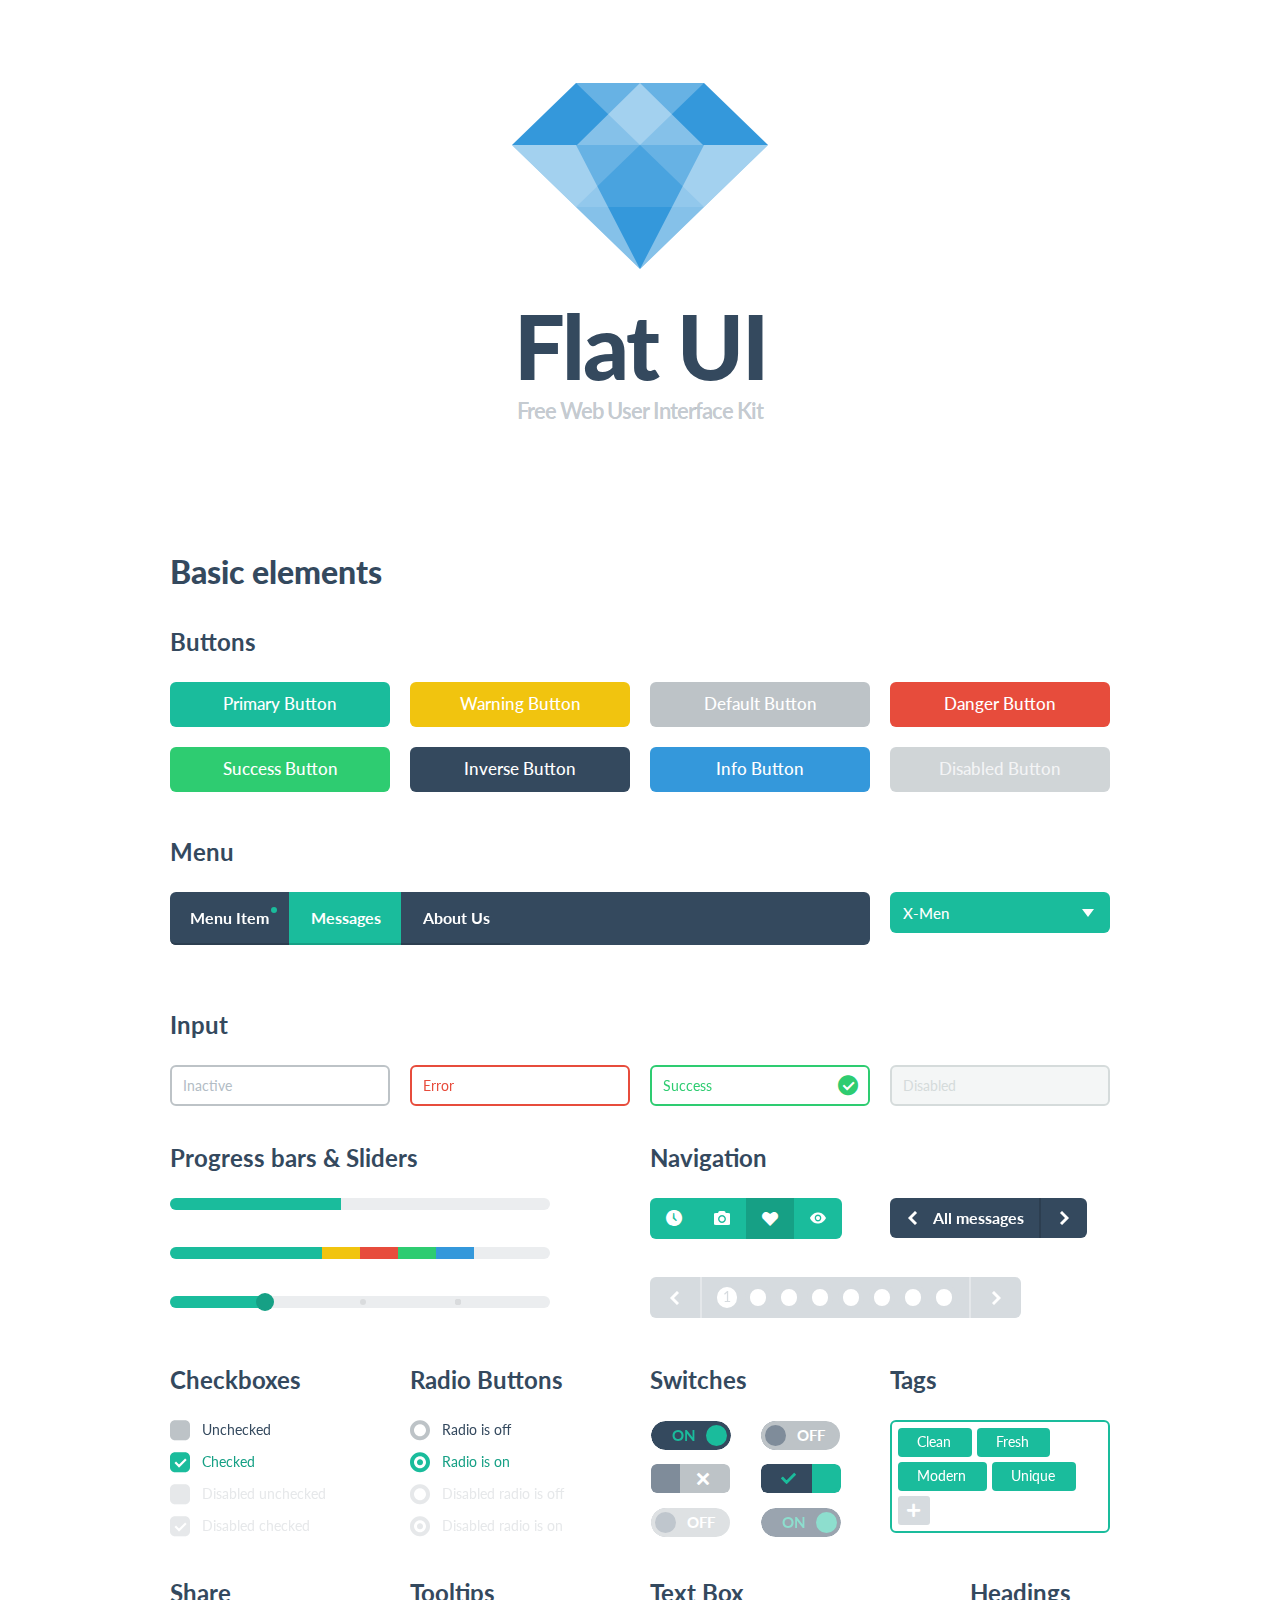
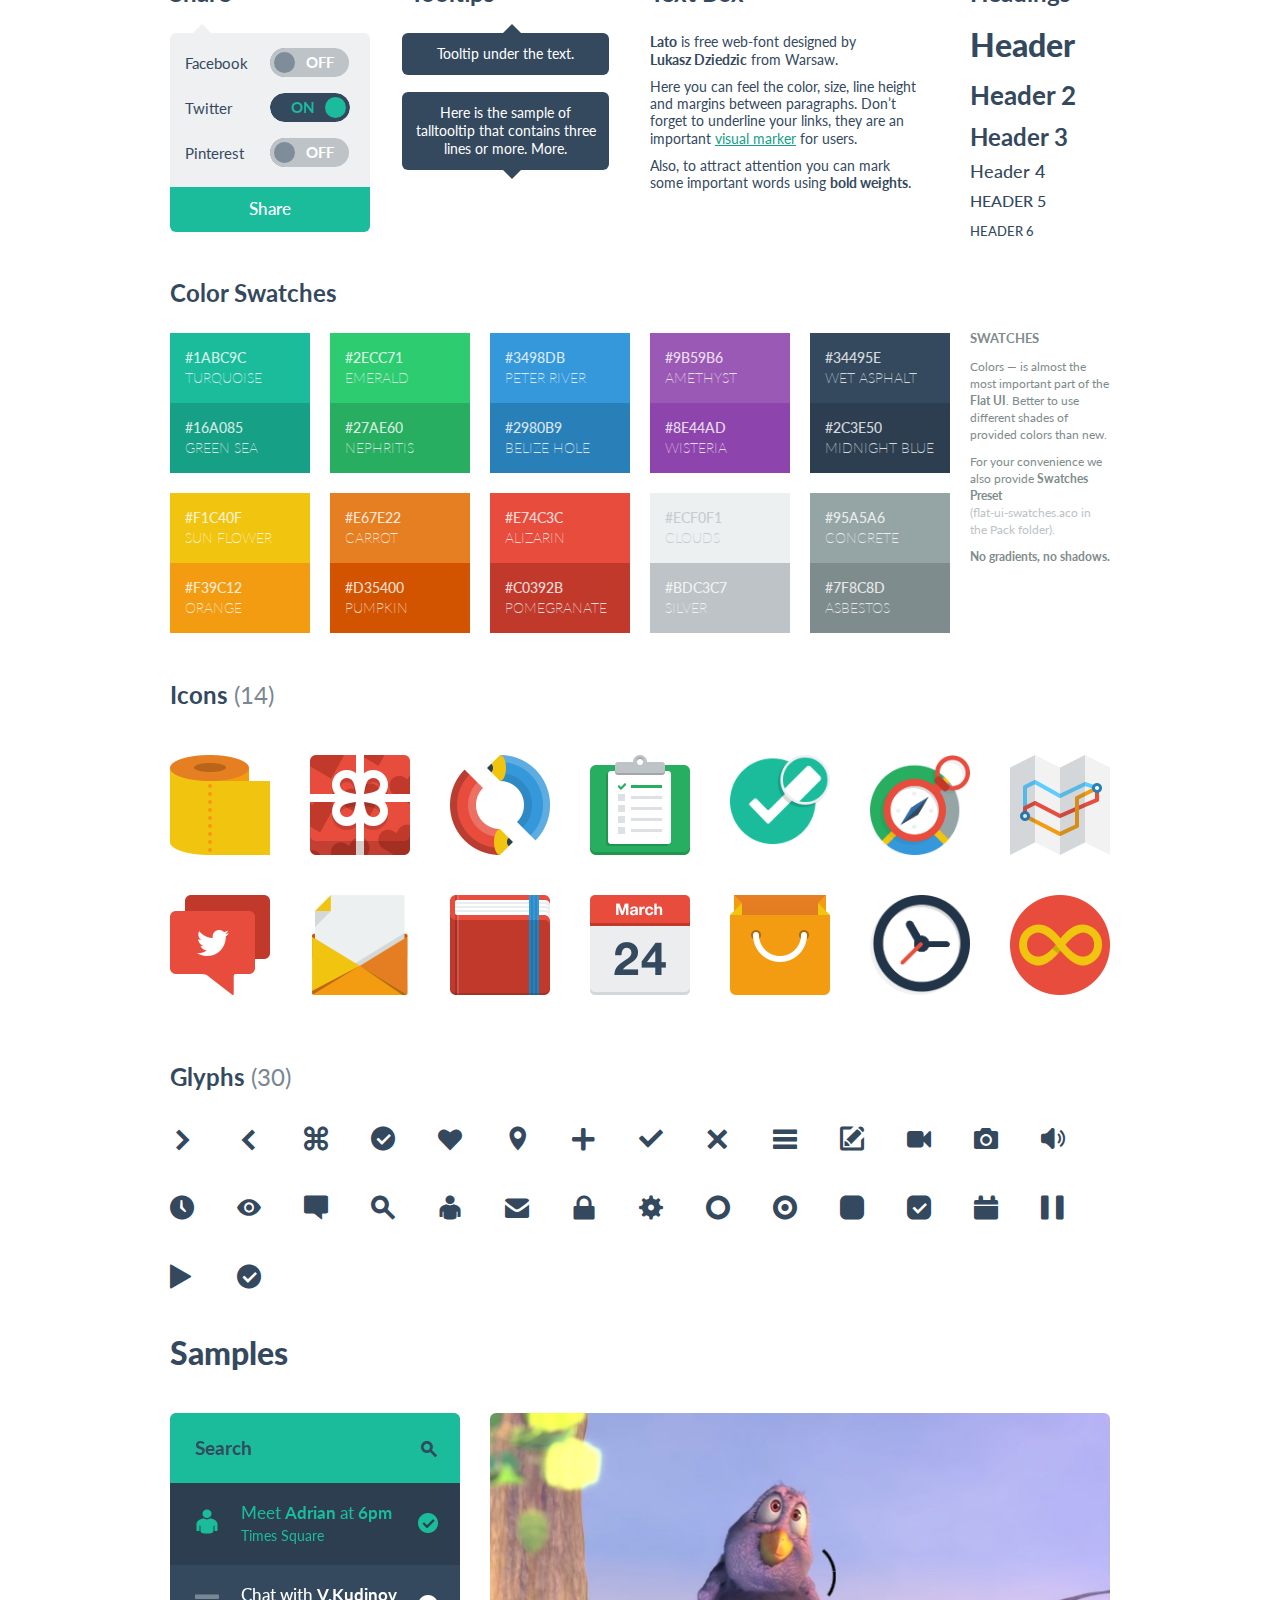
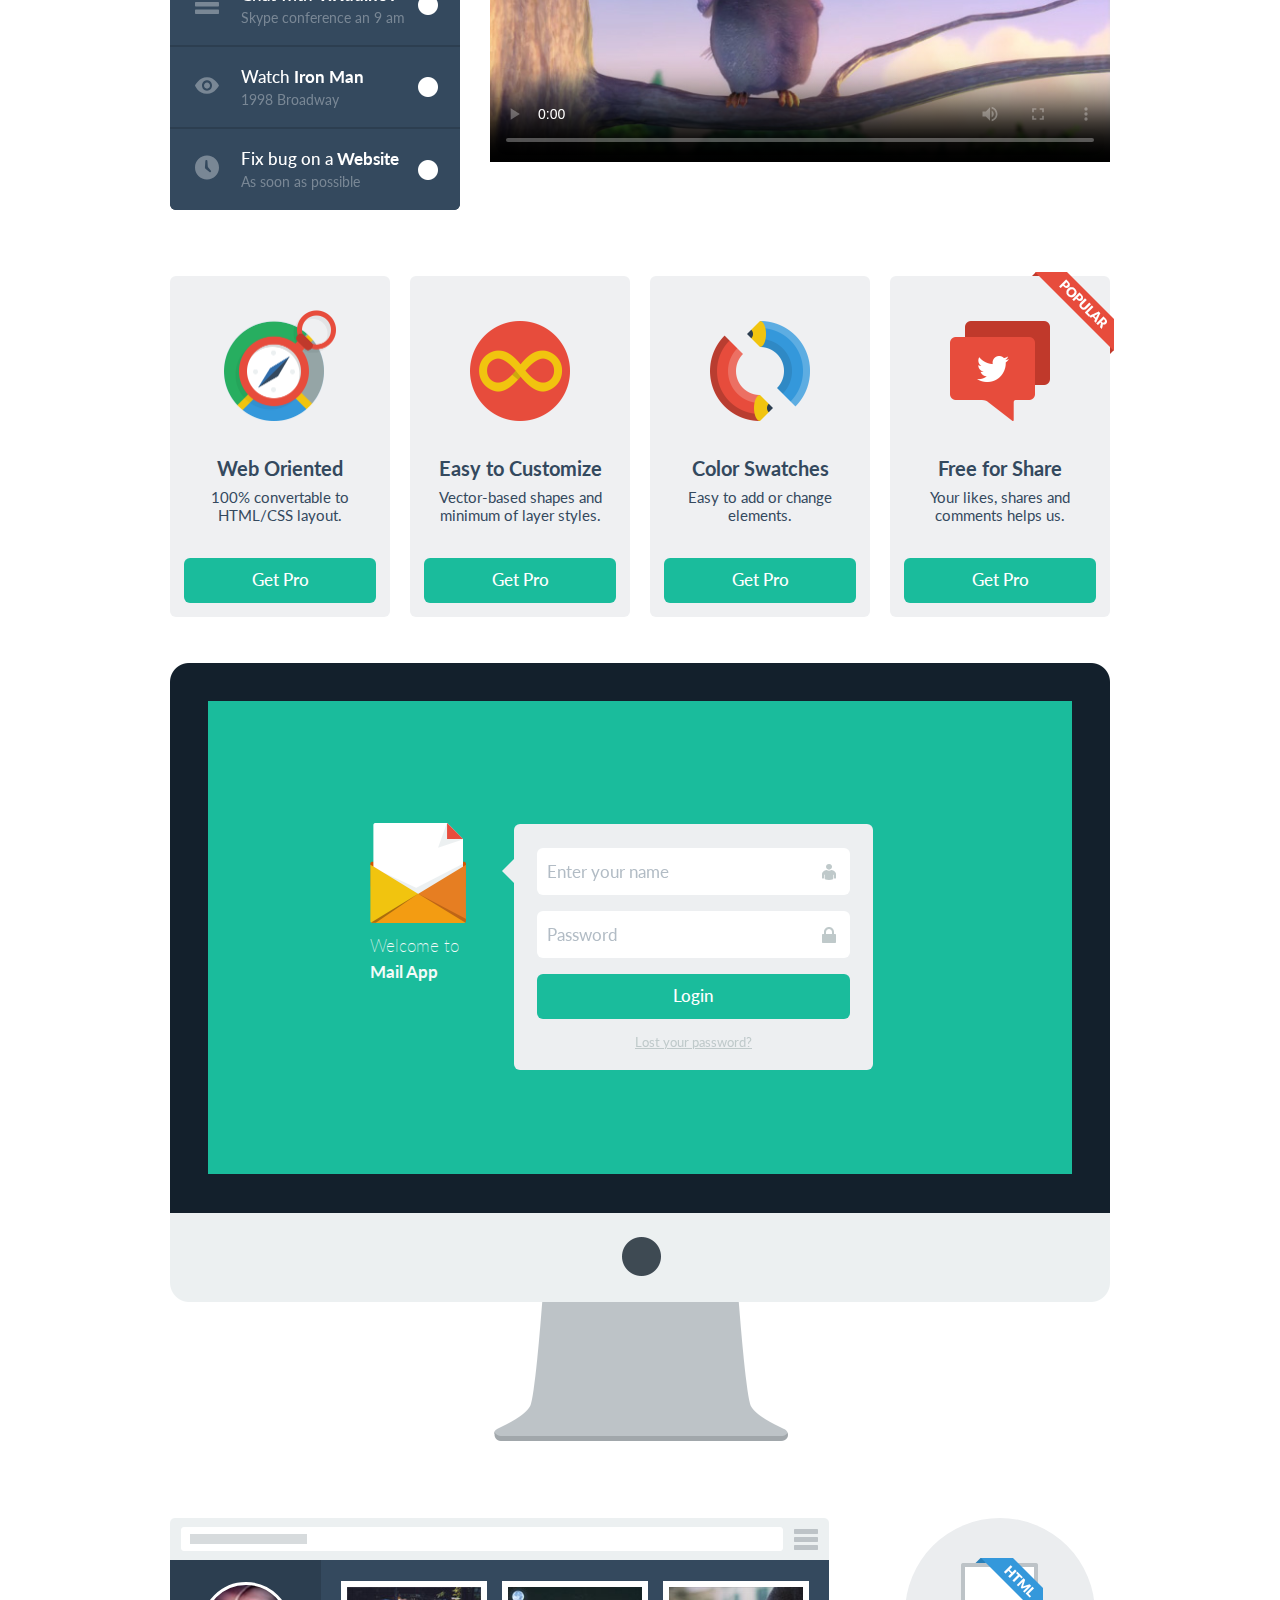
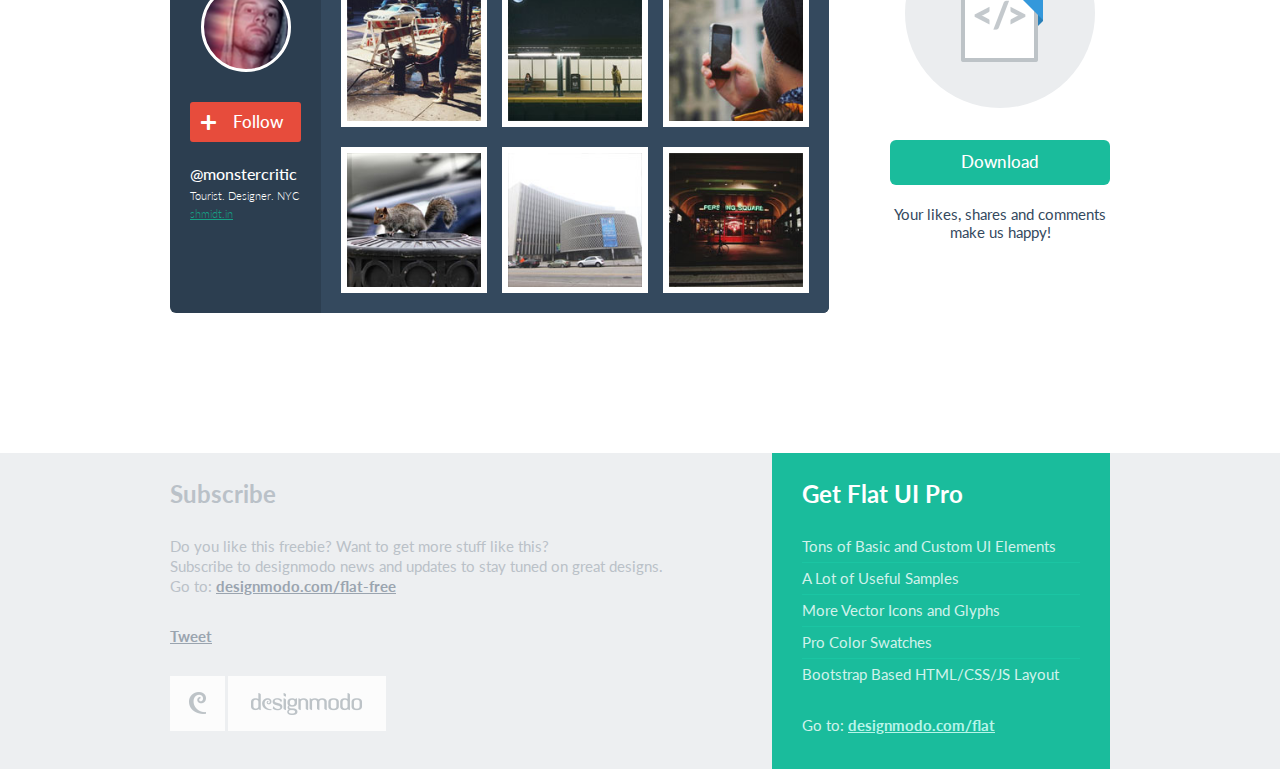
<file: epiweb/static/epiweb/flatui/index.html>
<!DOCTYPE html>
<html lang="en">
  <head>
    <meta charset="utf-8">
    <title>Flat UI Kit - HTML/PSD Design Framework</title>
    <meta name="viewport" content="width=device-width, initial-scale=1.0">

    <!-- Loading Bootstrap -->
    <link href="bootstrap/css/bootstrap.css" rel="stylesheet">

    <!-- Loading Flat UI -->
    <link href="css/flat-ui.css" rel="stylesheet">

    <link rel="shortcut icon" href="images/favicon.ico">

    <!-- HTML5 shim, for IE6-8 support of HTML5 elements. All other JS at the end of file. -->
    <!--[if lt IE 9]>
      <script src="js/html5shiv.js"></script>
    <![endif]-->
  </head>
  <body>
    <div class="container">
      <div class="demo-headline">
        <h1 class="demo-logo">
          <div class="logo"></div>
          Flat UI
          <small>Free Web User Interface Kit</small>
        </h1>
      </div> <!-- /demo-headline -->

      <h1>Basic elements</h1>
      <h3 class="demo-panel-title">Buttons</h3>

      <div class="row demo-row">
        <div class="span3">
          <a href="#fakelink" class="btn btn-large btn-block btn-primary">Primary Button</a>
        </div>
        <div class="span3">
          <a href="#fakelink" class="btn btn-large btn-block btn-warning">Warning Button</a>
        </div>
        <div class="span3">
          <a href="#fakelink" class="btn btn-block btn-large">Default Button</a>
        </div>
        <div class="span3">
          <a href="#fakelink" class="btn btn-large btn-block btn-danger">Danger Button</a>
        </div>
      </div> <!-- /row -->

      <div class="row demo-row">
        <div class="span3">
          <a href="#fakelink" class="btn btn-large btn-block btn-success">Success Button</a>
        </div>
        <div class="span3">
          <a href="#fakelink" class="btn btn-large btn-block btn-inverse">Inverse Button</a>
        </div>
        <div class="span3">
          <a href="#fakelink" class="btn btn-large btn-block btn-info">Info Button</a>
        </div>
        <div class="span3">
          <a href="#fakelink" class="btn btn-large btn-block disabled">Disabled Button</a>
        </div>
      </div> <!-- /row -->

      <h3 class="demo-panel-title">Menu</h3>
      <div class="row demo-row">
        <div class="span9">
          <div class="navbar navbar-inverse">
            <div class="navbar-inner">
              <div class="container">
                <button type="button" class="btn btn-navbar" data-toggle="collapse" data-target="#nav-collapse-01"></button>
                <div class="nav-collapse collapse" id="nav-collapse-01">
                  <ul class="nav">
                    <li>
                      <a href="#fakelink">
                        Menu Item
                        <span class="navbar-unread">1</span>
                      </a>
                    </li>
                    <li class="active">
                      <a href="#fakelink">
                        Messages
                        <span class="navbar-unread">1</span>
                      </a>
                      <ul>
                        <li><a href="#fakelink">Element One</a></li>
                        <li>
                          <a href="#fakelink">Sub menu</a>
                          <ul>
                            <li><a href="#fakelink">Element One</a></li>
                            <li><a href="#fakelink">Element Two</a></li>
                            <li><a href="#fakelink">Element Three</a></li>
                          </ul> <!-- /Sub menu -->
                        </li>
                        <li><a href="#fakelink">Element Three</a></li>
                      </ul> <!-- /Sub menu -->
                    </li>
                    <li>
                      <a href="#fakelink">
                        About Us
                      </a>
                    </li>
                  </ul>
                </div><!--/.nav -->
              </div>
            </div>
          </div>
        </div>
        <div class="span3">
          <select name="herolist" value="X-Men" class="select-block span3">
            <option value="0">Choose hero</option>
            <option value="1">Spider Man</option>
            <option value="2">Wolverine</option>
            <option value="3">Captain America</option>
            <option value="X-Men" selected="selected">X-Men</option>
            <option value="Crocodile">Crocodile</option>
          </select>
        </div>
      </div> <!-- /row -->

      <h3 class="demo-panel-title">Input</h3>
      <div class="row">
        <div class="span3">
          <input type="text" value="" placeholder="Inactive" class="span3" />
        </div>
        <div class="span3">
          <div class="control-group error">
            <input type="text" value="Error" class="span3" />
          </div>
        </div>
        <div class="span3">
          <div class="control-group success">
            <input type="text" value="Success" class="span3" />
            <i class="input-icon fui-check-inverted"></i>
          </div>
        </div>
        <div class="span3">
          <input type="text" value="Disabled" disabled="disabled" class="span3" />
        </div>
      </div> <!-- /row -->

      <div class="row">
        <div class="span5">
          <h3 class="demo-panel-title">Progress bars &amp; Sliders</h3>
          <div class="progress">
            <div class="bar" style="width: 45%;"></div>
          </div>
          <br/>
          <div class="progress">
            <div class="bar" style="width: 40%;"></div>
            <div class="bar bar-warning" style="width: 10%;"></div>
            <div class="bar bar-danger" style="width: 10%;"></div>
            <div class="bar bar-success" style="width: 10%;"></div>
            <div class="bar bar-info" style="width: 10%;"></div>
          </div>
          <br/>
          <div id="slider" class="ui-slider">
            <div class="ui-slider-segment"></div>
            <div class="ui-slider-segment"></div>
            <div class="ui-slider-segment"></div>
          </div>
        </div> <!-- /sliders -->

        <div class="span6 offset1">
          <h3 class="demo-panel-title">Navigation</h3>
          <div class="row demo-navigation">
            <div class="span3">
              <div class="btn-toolbar">
                <div class="btn-group">
                  <a class="btn btn-primary" href="#fakelink"><i class="fui-time"></i></a>
                  <a class="btn btn-primary" href="#fakelink"><i class="fui-photo"></i></a>
                  <a class="btn btn-primary active" href="#fakelink"><i class="fui-heart"></i></a>
                  <a class="btn btn-primary" href="#fakelink"><i class="fui-eye"></i></a>
                </div>
              </div> <!-- /toolbar -->
            </div>
            <div class="span3 demo-pager">
              <ul class="pager">
                <li class="previous">
                  <a href="#fakelink">
                    <i class="fui-arrow-left"></i>
                    <span>All messages</span>
                  </a>
                </li>
                <li class="next">
                  <a href="#fakelink">
                    <i class="fui-arrow-right"></i>
                  </a>
                </li>
              </ul> <!-- /pager -->
            </div>
          </div> <!-- /demo-navigation -->

          <div class="pagination">
            <ul>
              <li class="previous"><a href="#fakelink" class="fui-arrow-left"></a></li>
              <li class="active"><a href="#fakelink">1</a></li>
              <li><a href="#fakelink">2</a></li>
              <li><a href="#fakelink">3</a></li>
              <li><a href="#fakelink">4</a></li>
              <li><a href="#fakelink">5</a></li>
              <li><a href="#fakelink">6</a></li>
              <li><a href="#fakelink">7</a></li>
              <li><a href="#fakelink">8</a></li>
              <li class="next"><a href="#fakelink" class="fui-arrow-right"></a></li>
            </ul>
          </div> <!-- /pagination -->
        </div> <!-- /navigation -->
      </div> <!-- /row -->

      <div class="row">
        <div class="span3">
          <h3 class="demo-panel-title">Checkboxes</h3>
          <label class="checkbox" for="checkbox1">
            <input type="checkbox" value="" id="checkbox1" data-toggle="checkbox">
            Unchecked
          </label>
          <label class="checkbox" for="checkbox2">
            <input type="checkbox" checked="checked" value="" id="checkbox2" data-toggle="checkbox" checked="">
            Checked
          </label>
          <label class="checkbox" for="checkbox3">
            <input type="checkbox" value="" id="checkbox3" data-toggle="checkbox" disabled="">
            Disabled unchecked
          </label>
          <label class="checkbox" for="checkbox4">
            <input type="checkbox" checked="checked" value="" id="checkbox4" data-toggle="checkbox" disabled="" checked="">
            Disabled checked
          </label>
        </div> <!-- /checkboxes span3 -->

        <div class="span3">
          <h3 class="demo-panel-title">Radio Buttons</h3>
          <label class="radio">
            <input type="radio" name="optionsRadios" id="optionsRadios1" value="option1" data-toggle="radio">
            Radio is off
          </label>
          <label class="radio">
            <input type="radio" name="optionsRadios" id="optionsRadios2" value="option1" data-toggle="radio" checked="">
            Radio is on
          </label>

          <label class="radio">
            <input type="radio" name="optionsRadiosDisabled" id="optionsRadios3" value="option2" data-toggle="radio" disabled="">
            Disabled radio is off
          </label>
          <label class="radio">
            <input type="radio" name="optionsRadiosDisabled" id="optionsRadios4" value="option2" data-toggle="radio" checked="" disabled="">
            Disabled radio is on
          </label>
        </div> <!-- /radios span3 -->

        <div class="span3">
          <h3 class="demo-panel-title">Switches</h3>

          <table width="100%">
            <tr>
              <td width="50%" class="pbm">
                <input type="checkbox" checked="" data-toggle="switch" />
              </td>

              <td class="pbm">
                <input type="checkbox" data-toggle="switch" />
              </td>
            </tr>
            <tr>
              <td class="pbm">
                <div class="switch switch-square"
                  data-on-label="<i class='fui-check'></i>"
                  data-off-label="<i class='fui-cross'></i>">
                  <input type="checkbox" />
                </div>
              </td>

              <td class="pbm">
                <div class="switch switch-square"
                  data-on-label="<i class='fui-check'></i>"
                  data-off-label="<i class='fui-cross'></i>">
                  <input type="checkbox" checked="" />
                </div>
              </td>
            </tr>
            <tr>
              <td>
                <input type="checkbox" disabled data-toggle="switch" />
              </td>

              <td>
                <input type="checkbox" checked disabled data-toggle="switch" />
              </td>
            </tr>
          </table>
        </div> <!-- /toggles span3 -->

        <div class="span3">
          <h3 class="demo-panel-title">Tags</h3>
          <input name="tagsinput" id="tagsinput" class="tagsinput" value="Clean,Fresh,Modern,Unique" />
        </div>
      </div> <!-- /row -->

      <div class="row">
        <div class="span3">
          <h3 class="demo-panel-title">Share</h3>
          <div class="share mrl">
            <ul>
              <li>
                <label class="share-label" for="share-toggle2">Facebook</label>
                <input type="checkbox" data-toggle="switch" />
              </li>
              <li>
                <label class="share-label" for="share-toggle4">Twitter</label>
                <input type="checkbox" checked="" data-toggle="switch" />
              </li>
              <li>
                <label class="share-label" for="share-toggle6">Pinterest</label>
                <input type="checkbox" data-toggle="switch" />
              </li>
            </ul>
            <a href="#" class="btn btn-primary btn-block btn-large">Share</a>
          </div> <!-- /share -->
        </div>

        <div class="span3">
          <div class="demo-tooltips">
            <h3 class="demo-panel-title">Tooltips</h3>
            <p align="center" data-toggle="tooltip" data-placement="bottom" title="Tooltip under the text."></p>
            <p align="center" data-toggle="tooltip" title="Here is the sample of talltooltip that contains three lines or more. More."></p>
          </div>
        </div> <!-- /span3 with tooltips -->

        <div class="span4">
          <div class="demo-text-box prl">
            <h3 class="demo-panel-title">Text Box</h3>
            <p><strong>Lato</strong> is free web-font designed by <strong>Lukasz&nbsp;Dziedzic</strong> from Warsaw.</p>
            <p>Here you can feel the color, size, line height and margins between paragraphs. Don’t forget to underline 
              your links, they are an important <a href="#">visual marker</a> for users.</p>
            <p>Also, to attract attention you can mark some&nbsp;important words using <strong>bold weights</strong>.</p>
          </div>
        </div> <!-- /text box -->

        <div class="span2">
          <h3 class="demo-panel-title demo-headings">Headings</h3>
          <h1>Header</h1>
          <h2>Header 2</h2>
          <h3>Header 3</h3>
          <h4>Header 4</h4>
          <h5>Header 5</h5>
          <h6>Header 6</h6>
        </div> <!-- /headings -->
      </div> <!-- /row -->

      <h3 class="demo-panel-title">Color Swatches</h3>
      <div class="row">
        <div class="span10">          
          <div class="row mbl">
            <div class="span2">
              <dl class="palette palette-turquoise">
                <dt>#1abc9c</dt>
                <dd>Turquoise</dd>
              </dl>
              <dl class="palette palette-green-sea">
                <dt>#16a085</dt>
                <dd>Green sea</dd>
              </dl>
            </div>

            <div class="span2">
              <dl class="palette palette-emerald">
                <dt>#2ecc71</dt>
                <dd>Emerald</dd>
              </dl>
              <dl class="palette palette-nephritis">
                <dt>#27ae60</dt>
                <dd>Nephritis</dd>
              </dl>
            </div>

            <div class="span2">
              <dl class="palette palette-peter-river">
                <dt>#3498db</dt>
                <dd>Peter river</dd>
              </dl>
              <dl class="palette palette-belize-hole">
                <dt>#2980b9</dt>
                <dd>Belize hole</dd>
              </dl>
            </div>

            <div class="span2">
              <dl class="palette palette-amethyst">
                <dt>#9b59b6</dt>
                <dd>Amethyst</dd>
              </dl>
              <dl class="palette palette-wisteria">
                <dt>#8e44ad</dt>
                <dd>Wisteria</dd>
              </dl>
            </div>

            <div class="span2">
              <dl class="palette palette-wet-asphalt">
                <dt>#34495e</dt>
                <dd>Wet asphalt</dd>
              </dl>
              <dl class="palette palette-midnight-blue">
                <dt>#2c3e50</dt>
                <dd>Midnight blue</dd>
              </dl>
            </div>
          </div> <!-- /color swatches -->

          <div class="row mbl">
            <div class="span2">
              <dl class="palette palette-sun-flower">
                <dt>#f1c40f</dt>
                <dd>Sun flower</dd>
              </dl>
              <dl class="palette palette-orange">
                <dt>#f39c12</dt>
                <dd>Orange</dd>
              </dl>
            </div>

            <div class="span2">
              <dl class="palette palette-carrot">
                <dt>#e67e22</dt>
                <dd>Carrot</dd>
              </dl>
              <dl class="palette palette-pumpkin">
                <dt>#d35400</dt>
                <dd>Pumpkin</dd>
              </dl>
            </div>

            <div class="span2">
              <dl class="palette palette-alizarin">
                <dt>#e74c3c</dt>
                <dd>Alizarin</dd>
              </dl>
              <dl class="palette palette-pomegranate">
                <dt>#c0392b</dt>
                <dd>Pomegranate</dd>
              </dl>
            </div>

            <div class="span2">
              <dl class="palette palette-clouds">
                <dt>#ecf0f1</dt>
                <dd>Clouds</dd>
              </dl>
              <dl class="palette palette-silver">
                <dt>#bdc3c7</dt>
                <dd>Silver</dd>
              </dl>
            </div>

            <div class="span2">
              <dl class="palette palette-concrete">
                <dt>#95a5a6</dt>
                <dd>Concrete</dd>
              </dl>
              <dl class="palette palette-asbestos">
                <dt>#7f8c8d</dt>
                <dd>Asbestos</dd>
              </dl>
            </div>
          </div> <!-- /color swatches -->
        </div>

        <div class="span2">
          <h6 class="palette-headline">SWATCHES</h6>
          <p class="palette-paragraph">
            Colors &mdash; is almost the most important part of the <strong>Flat UI</strong>. Better to use different shades of provided colors than new.
          </p>
          <p class="palette-paragraph">
            For your convenience we also provide <strong>Swatches Preset</strong> <span>(flat&#8209;ui&#8209;swatches.aco in the Pack folder).</span>
          </p>
          <p class="palette-paragraph">
            <strong>No gradients, no shadows.</strong>
          </p>
        </div> <!-- /swatches desc -->
      </div> <!-- /swatches row -->

      <h3 class="demo-panel-title">Icons <small>(14)</small></h3>
      <div class="demo-illustrations">
        <div class="demo-content">
          <div><img src="images/icons/Toilet-Paper@2x.png" alt="Toilet-Paper"></div>          
          <div><img src="images/icons/Gift-Box@2x.png" alt="Gift-Box"></div>
          <div><img src="images/icons/Pensils@2x.png" alt="Pensils"></div>
          <div><img src="images/icons/Clipboard@2x.png" alt="Clipboard"></div>
          <div><img src="images/icons/Retina-Ready@2x.png" alt="Retina-Ready"></div>
          <div><img src="images/icons/Compas@2x.png" alt="Compas"></div>
          <div><img src="images/icons/Map@2x.png" alt="Map"></div>
          <div><img src="images/icons/Chat@2x.png" alt="Chat"></div>
          <div><img src="images/icons/Mail@2x.png" alt="Mail"></div>
          <div><img src="images/icons/Book@2x.png" alt="Book"></div>
          <div><img src="images/icons/Calendar@2x.png" alt="Calendar"></div>
          <div><img src="images/icons/Pocket@2x.png" alt="Pocket"></div>
          <div><img src="images/icons/Watches@2x.png" alt="Watches"></div>
          <div><img src="images/icons/Infinity-Loop@2x.png" alt="Infinity-Loop"></div>
        </div>
      </div>


      <h3 class="demo-panel-title">Glyphs <small>(30)</small></h3>
      <div class="demo-icons">        
        <div class="demo-content">
          <span class="fui-arrow-right"></span>
          <span class="fui-arrow-left"></span>
          <span class="fui-cmd"></span>
          <span class="fui-check-inverted"></span>
          <span class="fui-heart"></span>
          <span class="fui-location"></span>
          <span class="fui-plus"></span>
          <span class="fui-check"></span>
          <span class="fui-cross"></span>
          <span class="fui-list"></span>
          <span class="fui-new"></span>
          <span class="fui-video"></span>
          <span class="fui-photo"></span>
          <span class="fui-volume"></span>
          <span class="fui-time"></span>
          <span class="fui-eye"></span>
          <span class="fui-chat"></span>
          <span class="fui-search"></span>
          <span class="fui-user"></span>
          <span class="fui-mail"></span>
          <span class="fui-lock"></span>
          <span class="fui-gear"></span>
          <span class="fui-radio-unchecked"></span>
          <span class="fui-radio-checked"></span>
          <span class="fui-checkbox-unchecked"></span>
          <span class="fui-checkbox-checked"></span>
          <span class="fui-calendar-solid"></span>
          <span class="fui-pause"></span>
          <span class="fui-play"></span>
          <span class="fui-check-inverted-2"></span>
        </div>
      </div> <!-- /icon font row -->

      <h1 class="mbl pbl">Samples</h1>
      <div class="row demo-samples">
        <div class="span4">
          <div class="todo mrm">
            <div class="todo-search">
              <input class="todo-search-field" type="search" value="" placeholder="Search" />
            </div>
            <ul>
              <li class="todo-done">
                <div class="todo-icon fui-user"></div>
                <div class="todo-content">
                  <h4 class="todo-name">
                    Meet <strong>Adrian</strong> at <strong>6pm</strong>
                  </h4>
                  Times Square
                </div>
              </li>

              <li>
                <div class="todo-icon fui-list"></div>
                <div class="todo-content">
                  <h4 class="todo-name">
                    Chat with <strong>V.Kudinov</strong>
                  </h4>
                  Skype conference an 9 am
                </div>
              </li>

              <li>
                <div class="todo-icon fui-eye"></div>
                <div class="todo-content">
                  <h4 class="todo-name">
                    Watch <strong>Iron Man</strong>
                  </h4>
                  1998 Broadway
                </div>
              </li>

              <li>
                <div class="todo-icon fui-time"></div>
                <div class="todo-content">
                  <h4 class="todo-name">
                    Fix bug on a <strong>Website</strong>
                  </h4>
                  As soon as possible
                </div>
              </li>
            </ul>
          </div>
        </div> <!-- /todo list -->

        <div class="span8 demo-video">
          <!--[if !IE]> -->
            <video class="video-js" controls
              preload="auto" width="620" height="349" poster="images/video/poster.jpg" data-setup="{}">
              <source src="http://iurevych.github.com/Flat-UI-videos/big_buck_bunny.mp4" type="video/mp4">
              <source src="http://iurevych.github.com/Flat-UI-videos/big_buck_bunny.webm" type="video/webm">
            </video>
          <!-- <![endif]-->

          <!--[if IE]>
            <video class="video-js" controls
              preload="auto" width="620" height="256" poster="http://video-js.zencoder.com/oceans-clip.jpg" data-setup="{}">
              <source src="http://video-js.zencoder.com/oceans-clip.mp4" type='video/mp4'/>
              <source src="http://video-js.zencoder.com/oceans-clip.webm" type='video/webm'/>
            </video>
          <![endif]-->
        </div> <!-- /video -->
      </div>

      <div class="row demo-tiles">
        <div class="span3">
          <div class="tile">
            <img src="images/icons/Compas@2x.png" alt="Compas@2x" class="tile-image big-illustration">
            <h3 class="tile-title">Web Oriented</h3>
            <p>100% convertable to HTML/CSS layout.</p>
            <a class="btn btn-primary btn-large btn-block" href="http://designmodo.com/flat">Get Pro</a>
          </div>
        </div>

        <div class="span3">
          <div class="tile">
            <img src="images/icons/Infinity-Loop@2x.png" alt="Infinity-Loop@2x" class="tile-image">
            <h3 class="tile-title">Easy to Customize</h3>
            <p>Vector-based shapes and minimum of layer styles.</p>
            <a class="btn btn-primary btn-large btn-block" href="http://designmodo.com/flat">Get Pro</a>
          </div>
        </div>

        <div class="span3">
          <div class="tile">
            <img src="images/icons/Pensils@2x.png" alt="Pensils@2x" class="tile-image">
            <h3 class="tile-title">Color Swatches</h3>
            <p>Easy to add or change elements. </p>
            <a class="btn btn-primary btn-large btn-block" href="http://designmodo.com/flat">Get Pro</a>
          </div>
        </div>

        <div class="span3">
          <div class="tile tile-hot">
            <img src="images/icons/Chat@2x.png" alt="Chat@2x" class="tile-image">
            <h3 class="tile-title">Free for Share</h3>
            <p>Your likes, shares and comments helps us.</p>
            <a class="btn btn-primary btn-large btn-block" href="http://designmodo.com/flat">Get Pro</a>
          </div>

        </div>
      </div> <!-- /tiles -->

      <div class="login">
        <div class="login-screen">
          <div class="login-icon">
            <img src="images/login/icon.png" alt="Welcome to Mail App" />
            <h4>Welcome to <small>Mail App</small></h4>
          </div>

          <div class="login-form">
            <div class="control-group">
              <input type="text" class="login-field" value="" placeholder="Enter your name" id="login-name" />
              <label class="login-field-icon fui-user" for="login-name"></label>
            </div>

            <div class="control-group">
              <input type="password" class="login-field" value="" placeholder="Password" id="login-pass" />
              <label class="login-field-icon fui-lock" for="login-pass"></label>
            </div>

            <a class="btn btn-primary btn-large btn-block" href="#">Login</a>
            <a class="login-link" href="#">Lost your password?</a>
          </div>
        </div>
      </div>

      <div class="row">
        <div class="span9">
          <div class="demo-browser">
            <div class="demo-browser-side">
              <div class="demo-browser-author"></div>
              <div class="demo-browser-action">
                <a class="btn btn-danger btn-large btn-block" href="http://twitter.com/monstercritic" target="_blank">
                  Follow
                </a>
              </div>
              <h5>@monstercritic</h5>
              <h6>
                Tourist. Designer. NYC
                <a href="http://shmidt.in" target="_blank">shmidt.in</a>
              </h6>
            </div>
            <div class="demo-browser-content">
              <img src="images/demo/browser-pic-1.jpg" alt="" />
              <img src="images/demo/browser-pic-2.jpg" alt="" />
              <img src="images/demo/browser-pic-3.jpg" alt="" />
              <img src="images/demo/browser-pic-4.jpg" alt="" />
              <img src="images/demo/browser-pic-5.jpg" alt="" />
              <img src="images/demo/browser-pic-6.jpg" alt="" />
            </div>
          </div>
        </div>

        <div class="span3">
          <div class="demo-download">
            <img src="images/demo/html-icon.png" src="Free PSD" />
          </div>

          <a href="https://github.com/designmodo/Flat-UI/archive/master.zip" class="btn btn-primary btn-large btn-block">Download</a>

          <p class="demo-download-text">Your likes, shares and comments make us happy!</p>
        </div>
      </div> <!-- /download area -->

    </div> <!-- /container -->

    <footer>
      <div class="container">
        <div class="row">
          <div class="span7">
            <h3 class="footer-title">Subscribe</h3>
            <p>Do you like this freebie? Want to get more stuff like this?<br/>
              Subscribe to designmodo news and updates to stay tuned on great designs.<br/>
              Go to: <a href="http://designmodo.com/flat-free" target="_blank">designmodo.com/flat-free</a>
            </p>

            <p class="pvl">
              <a href="https://twitter.com/share" class="twitter-share-button" data-url="http://designmodo.com/flat-free/" data-text="Flat UI Free - PSD&amp;HTML User Interface Kit" data-via="designmodo" data-size="large">Tweet</a>
              <script>!function(d,s,id){var js,fjs=d.getElementsByTagName(s)[0];if(!d.getElementById(id)){js=d.createElement(s);js.id=id;js.src="//platform.twitter.com/widgets.js";fjs.parentNode.insertBefore(js,fjs);}}(document,"script","twitter-wjs");</script>
            </p>

            <a class="footer-brand" href="http://designmodo.com" target="_blank">
              <img src="images/footer/logo.png" alt="Designmodo.com" />
            </a>
          </div> <!-- /span8 -->

          <div class="span5">
            <div class="footer-banner">
              <h3 class="footer-title">Get Flat UI Pro</h3>
              <ul>
                <li>Tons of Basic and Custom UI Elements</li>
                <li>A Lot of Useful Samples</li>
                <li>More Vector Icons and Glyphs</li>
                <li>Pro Color Swatches</li>
                <li>Bootstrap Based HTML/CSS/JS Layout</li>
              </ul>
              Go to: <a href="http://designmodo.com/flat" target="_blank">designmodo.com/flat</a>
            </div>
          </div>
        </div>
      </div>
    </footer>
    
    <!-- Load JS here for greater good =============================-->
    <script src="js/jquery-1.8.3.min.js"></script>
    <script src="js/jquery-ui-1.10.3.custom.min.js"></script>
    <script src="js/jquery.ui.touch-punch.min.js"></script>
    <script src="js/bootstrap.min.js"></script>
    <script src="js/bootstrap-select.js"></script>
    <script src="js/bootstrap-switch.js"></script>
    <script src="js/flatui-checkbox.js"></script>
    <script src="js/flatui-radio.js"></script>
    <script src="js/jquery.tagsinput.js"></script>
    <script src="js/jquery.placeholder.js"></script>
    <script src="js/jquery.stacktable.js"></script>
    <script src="http://vjs.zencdn.net/c/video.js"></script>
    <script src="js/application.js"></script>
  </body>
</html>
</file>
<file: epiweb/static/epiweb/flatui/css/flat-ui.css>
@import url("https://fonts.googleapis.com/css?family=Lato:400,700,700italic,900,400italic,300");
@font-face {
  font-family: 'Flat-UI-Icons';
  src: url('../fonts/Flat-UI-Icons.eot');
  src: url('../fonts/Flat-UI-Icons.eot?#iefix') format('embedded-opentype'), url('../fonts/Flat-UI-Icons.woff') format('woff'), url('../fonts/Flat-UI-Icons.ttf') format('truetype'), url('../fonts/Flat-UI-Icons.svg#Flat-UI-Icons') format('svg');
  font-weight: normal;
  font-style: normal;
}
/* Use the following CSS code if you want to use data attributes for inserting your icons */
[data-icon]:before {
  font-family: 'Flat-UI-Icons';
  content: attr(data-icon);
  speak: none;
  font-weight: normal;
  font-variant: normal;
  text-transform: none;
  -webkit-font-smoothing: antialiased;
}
/* Use the following CSS code if you want to have a class per icon */
/*
Instead of a list of all class selectors,
you can use the generic selector below, but it's slower:
[class*="fui-"] {
*/
.fui-arrow-right,
.fui-arrow-left,
.fui-cmd,
.fui-check-inverted,
.fui-heart,
.fui-location,
.fui-plus,
.fui-check,
.fui-cross,
.fui-list,
.fui-new,
.fui-video,
.fui-photo,
.fui-volume,
.fui-time,
.fui-eye,
.fui-chat,
.fui-search,
.fui-user,
.fui-mail,
.fui-lock,
.fui-gear,
.fui-radio-unchecked,
.fui-radio-checked,
.fui-checkbox-unchecked,
.fui-checkbox-checked,
.fui-calendar-solid,
.fui-pause,
.fui-play,
.fui-check-inverted-2 {
  display: inline-block;
  font-family: 'Flat-UI-Icons';
  speak: none;
  font-style: normal;
  font-weight: normal;
  font-variant: normal;
  text-transform: none;
  -webkit-font-smoothing: antialiased;
}
.fui-arrow-right:before {
  content: "\e02c";
}
.fui-arrow-left:before {
  content: "\e02d";
}
.fui-cmd:before {
  content: "\e02f";
}
.fui-check-inverted:before {
  content: "\e006";
}
.fui-heart:before {
  content: "\e007";
}
.fui-location:before {
  content: "\e008";
}
.fui-plus:before {
  content: "\e009";
}
.fui-check:before {
  content: "\e00a";
}
.fui-cross:before {
  content: "\e00b";
}
.fui-list:before {
  content: "\e00c";
}
.fui-new:before {
  content: "\e00d";
}
.fui-video:before {
  content: "\e00e";
}
.fui-photo:before {
  content: "\e00f";
}
.fui-volume:before {
  content: "\e010";
}
.fui-time:before {
  content: "\e011";
}
.fui-eye:before {
  content: "\e012";
}
.fui-chat:before {
  content: "\e013";
}
.fui-search:before {
  content: "\e01c";
}
.fui-user:before {
  content: "\e01d";
}
.fui-mail:before {
  content: "\e01e";
}
.fui-lock:before {
  content: "\e01f";
}
.fui-gear:before {
  content: "\e024";
}
.fui-radio-unchecked:before {
  content: "\e02b";
}
.fui-radio-checked:before {
  content: "\e032";
}
.fui-checkbox-unchecked:before {
  content: "\e033";
}
.fui-checkbox-checked:before {
  content: "\e034";
}
.fui-calendar-solid:before {
  content: "\e022";
}
.fui-pause:before {
  content: "\e03b";
}
.fui-play:before {
  content: "\e03c";
}
.fui-check-inverted-2:before {
  content: "\e000";
}
/* 62px */
/* 52px */
/* 40px */
/* 29px */
/* 28px */
/* 24px */
.inline-block {
  display: inline-block;
  zoom: 1;
  *display: inline;
}
.clearfix {
  *zoom: 1;
}
.clearfix:before,
.clearfix:after {
  display: table;
  content: "";
}
.clearfix:after {
  clear: both;
}
.drop-ie-gradient {
  filter: unquote("progid:DXImageTransform.Microsoft.gradient(enabled = false)");
}
.dropdown-arrow-inverse {
  border-bottom-color: #34495e !important;
  border-top-color: #34495e !important;
}
.demo-headline {
  padding: 73px 0 110px;
  text-align: center;
}
.demo-logo {
  font-size: 90px;
  font-weight: 900;
  letter-spacing: -2px;
  line-height: 100px;
}
.demo-logo .logo {
  background: url(../images/demo/logo-mask.png) center 0 no-repeat;
  background-size: 256px 186px;
  height: 186px;
  margin: 0 auto 26px;
  overflow: hidden;
  text-indent: -9999em;
  width: 256px;
}
.demo-logo small {
  color: rgba(52, 73, 94, 0.30000000000000004);
  display: block;
  font-size: 22px;
  font-weight: 700;
  letter-spacing: -1px;
  padding-top: 5px;
}
.demo-row {
  margin-bottom: 20px;
}
.demo-panel-title {
  margin-bottom: 20px;
  padding-top: 20px;
}
.demo-panel-title small {
  color: #798795;
  font-size: inherit;
  font-weight: 400;
}
.demo-navigation {
  margin-bottom: -4px;
  margin-top: -10px;
}
.demo-pager {
  margin-top: -10px;
}
.demo-tooltips {
  height: 126px;
}
.demo-tooltips .tooltip {
  left: -8px !important;
  position: relative !important;
  top: -8px !important;
}
.demo-headings {
  margin-bottom: 12px;
}
.demo-tiles {
  margin-bottom: 46px;
}
.demo-icons {
  font-size: 32px;
  margin-left: -20px;
  padding-left: 20px;
}
.demo-icons .demo-content {
  margin: 0 0 0 -35px;
}
.demo-icons .demo-content > span {
  display: inline-block;
  margin: 0 0 32px 35px;
  width: 24px;
  font-size: 24px;
}
.demo-icons-tooltip {
  bottom: 0;
  color: #c2c8cf;
  font-size: 12px;
  left: 100%;
  margin-left: 0 !important;
  position: absolute;
  width: 80px;
}
.demo-illustrations .demo-content {
  margin: 0 0 0 -40px;
  padding-top: 20px;
  *zoom: 1;
}
.demo-illustrations .demo-content:before,
.demo-illustrations .demo-content:after {
  display: table;
  content: "";
}
.demo-illustrations .demo-content:after {
  clear: both;
}
.demo-illustrations .demo-content > div {
  float: left;
  width: 100px;
  height: 100px;
  margin: 0 0 40px 40px;
  text-align: center;
}
.demo-illustrations img {
  display: inline-block;
  max-height: 100px;
  max-width: 100px;
  vertical-align: baseline;
}
.demo-samples {
  margin-bottom: 46px;
}
.demo-video {
  padding-top: 95px;
  -webkit-border-radius: 6px;
  -moz-border-radius: 6px;
  border-radius: 6px;
}
.demo-download-section {
  float: none;
  margin: 0 auto;
  padding: 60px 0 90px 20px;
  text-align: center;
}
.demo-download-section [class*='fui-'] {
  margin: 3px 0 -3px;
}
.demo-download {
  background-color: #ebedef;
  height: 120px;
  margin: 0 auto 32px;
  padding: 40px 28px 30px 32px;
  text-align: center;
  width: 130px;
  -webkit-border-radius: 50%;
  -moz-border-radius: 50%;
  border-radius: 50%;
}
.demo-download img {
  height: 104px;
  width: 82px;
}
.demo-download-text {
  font-size: 15px;
  padding: 20px 0;
  text-align: center;
}
.demo-text-box a:hover {
  color: #1abc9c;
}
.demo-browser {
  background: #2c3e50 url(../images/demo/browser.png) 0 0 no-repeat;
  background-size: 659px 42px;
  color: #ffffff;
  margin: 0 41px 140px 0;
  padding-top: 42px;
  -webkit-border-radius: 0 0 6px 6px;
  -moz-border-radius: 0 0 6px 6px;
  border-radius: 0 0 6px 6px;
}
.demo-browser-side {
  float: left;
  padding: 22px 20px;
  width: 111px;
}
.demo-browser-side > h5 {
  margin-bottom: 3px;
  text-transform: none;
}
.demo-browser-side > h6 {
  font-size: 11px;
  font-weight: 300;
  line-height: 18px;
  margin-top: 3px;
  text-transform: none;
}
.demo-browser-author {
  background: url(../images/demo/browser-author.jpg) center center no-repeat;
  border: 3px solid #ffffff;
  display: block;
  height: 84px;
  margin: 0 auto;
  width: 84px;
  -webkit-border-radius: 50%;
  -moz-border-radius: 50%;
  border-radius: 50%;
}
.demo-browser-action {
  padding: 30px 0 12px;
}
.demo-browser-action > .btn {
  padding: 9px 0 10px 11px !important;
  text-align: left;
  -webkit-border-radius: 3px;
  -moz-border-radius: 3px;
  border-radius: 3px;
}
.demo-browser-action > .btn:before {
  color: #ffffff;
  content: '\e009';
  font-size: 16px;
  font-family: 'Flat-UI-Icons';
  font-weight: 300;
  margin-right: 12px;
  position: relative;
  top: 1px;
  -webkit-font-smoothing: antialiased;
}
.demo-browser-content {
  background-color: #34495e;
  overflow: hidden;
  padding: 21px 0 0 20px;
  -webkit-border-radius: 0 0 6px;
  -moz-border-radius: 0 0 6px;
  border-radius: 0 0 6px;
}
.demo-browser-content > img {
  border: 6px solid #ffffff;
  float: left;
  margin: 0 15px 20px 0;
  width: 134px;
}
@media only screen and (-webkit-min-device-pixel-ratio: 2), only screen and (-webkit-min-device-pixel-ratio: 1.5), only screen and (-moz-min-device-pixel-ratio: 2), only screen and (-o-min-device-pixel-ratio: 3/2), only screen and (-o-min-device-pixel-ratio: 2/1), only screen and (min--moz-device-pixel-ratio: 1.5), only screen and (min-device-pixel-ratio: 1.5), only screen and (min-device-pixel-ratio: 2) {
  .logo {
    background-image: url(../images/demo/logo-mask-2x.png);
  }
  .demo-browser {
    background-image: url(../images/demo/browser-2x.png);
  }
}
body {
  color: #34495e;
  font-family: "Lato", sans-serif;
  font-size: 14px;
  line-height: 1.231;
}
input,
button,
select,
textarea {
  font-family: "Lato", sans-serif;
  font-size: 14px;
}
a {
  color: #16a085;
  text-decoration: underline;
  -webkit-transition: 0.25s;
  -moz-transition: 0.25s;
  -o-transition: 0.25s;
  transition: 0.25s;
  -webkit-backface-visibility: hidden;
}
a:hover {
  color: #1abc9c;
  text-decoration: none;
}
h1 {
  font-size: 32px;
  font-weight: 900;
}
h2 {
  font-size: 26px;
  font-weight: 700;
  margin-bottom: 2px;
}
h3 {
  font-size: 24px;
  font-weight: 700;
  margin-bottom: 4px;
  margin-top: 2px;
}
h4 {
  font-size: 18px;
  font-weight: 500;
  margin-top: 4px;
}
h5 {
  font-size: 16px;
  font-weight: 500;
  text-transform: uppercase;
}
h6 {
  font-size: 13px;
  font-weight: 500;
  text-transform: uppercase;
}
.btn,
.btn-group > .btn,
.btn-group > .dropdown-menu,
.btn-group > .popover {
  font-size: 14.994px;
  /* 15px */

  font-weight: 500;
}
.btn {
  border: none;
  background: #bdc3c7;
  color: #ffffff;
  padding: 9px 12px 10px;
  line-height: 22px;
  text-decoration: none;
  text-shadow: none;
  -webkit-border-radius: 6px;
  -moz-border-radius: 6px;
  border-radius: 6px;
  -webkit-box-shadow: none;
  -moz-box-shadow: none;
  box-shadow: none;
  -webkit-transition: 0.25s;
  -moz-transition: 0.25s;
  -o-transition: 0.25s;
  transition: 0.25s;
  -webkit-backface-visibility: hidden;
}
.btn:hover,
.btn:focus,
.btn-group:focus .btn.dropdown-toggle {
  background-color: #cacfd2;
  color: #ffffff;
  outline: none;
  -webkit-transition: 0.25s;
  -moz-transition: 0.25s;
  -o-transition: 0.25s;
  transition: 0.25s;
  -webkit-backface-visibility: hidden;
}
.btn:active,
.btn-group.open .btn.dropdown-toggle,
.btn.active {
  background-color: #a1a6a9;
  color: rgba(255, 255, 255, 0.75);
  -webkit-box-shadow: none;
  -moz-box-shadow: none;
  box-shadow: none;
}
.btn.disabled,
.btn[disabled] {
  background-color: #bdc3c7;
  color: rgba(255, 255, 255, 0.75);
  -webkit-box-shadow: none;
  -moz-box-shadow: none;
  box-shadow: none;
  opacity: 0.7;
  filter: alpha(opacity=70);
}
.btn.btn-large {
  font-size: 16.996px;
  /* 17px */

  line-height: 20px;
  padding: 12px 18px 13px;
}
.btn.btn-large > [class^="fui-"] {
  top: 0;
}
.btn.btn-large > [class^="fui-"].pull-right {
  margin-right: -2px;
}
.btn.btn-primary {
  background-color: #1abc9c;
}
.btn.btn-primary:hover,
.btn.btn-primary:focus,
.btn-group:focus .btn.btn-primary.dropdown-toggle {
  background-color: #48c9b0;
}
.btn.btn-primary:active,
.btn-group.open .btn.btn-primary.dropdown-toggle,
.btn.btn-primary.active {
  background-color: #16a085;
}
.btn.btn-info {
  background-color: #3498db;
}
.btn.btn-info:hover,
.btn.btn-info:focus,
.btn-group:focus .btn.btn-info.dropdown-toggle {
  background-color: #5dade2;
}
.btn.btn-info:active,
.btn-group.open .btn.btn-info.dropdown-toggle,
.btn.btn-info.active {
  background-color: #2c81ba;
}
.btn.btn-danger {
  background-color: #e74c3c;
}
.btn.btn-danger:hover,
.btn.btn-danger:focus,
.btn-group:focus .btn.btn-danger.dropdown-toggle {
  background-color: #ec7063;
}
.btn.btn-danger:active,
.btn-group.open .btn.btn-danger.dropdown-toggle,
.btn.btn-danger.active {
  background-color: #c44133;
}
.btn.btn-success {
  background-color: #2ecc71;
}
.btn.btn-success:hover,
.btn.btn-success:focus,
.btn-group:focus .btn.btn-success.dropdown-toggle {
  background-color: #58d68d;
}
.btn.btn-success:active,
.btn-group.open .btn.btn-success.dropdown-toggle,
.btn.btn-success.active {
  background-color: #27ad60;
}
.btn.btn-warning {
  background-color: #f1c40f;
}
.btn.btn-warning:hover,
.btn.btn-warning:focus,
.btn-group:focus .btn.btn-warning.dropdown-toggle {
  background-color: #f5d313;
}
.btn.btn-warning:active,
.btn-group.open .btn.btn-warning.dropdown-toggle,
.btn.btn-warning.active {
  background-color: #cda70d;
}
.btn.btn-inverse {
  background-color: #34495e;
}
.btn.btn-inverse:hover,
.btn.btn-inverse:focus,
.btn-group:focus .btn.btn-inverse.dropdown-toggle {
  background-color: #415b76;
}
.btn.btn-inverse:active,
.btn-group.open .btn.btn-inverse.dropdown-toggle,
.btn.btn-inverse.active {
  background-color: #2c3e50;
}
.btn > [class^="fui-"] {
  margin: 0 4px;
  position: relative;
  top: 1px;
  vertical-align: top;
  display: inline-block;
  zoom: 1;
  *display: inline;
}
.btn > [class^="fui-"].pull-right {
  margin-right: 0px;
}
.btn-toolbar .btn.active {
  color: #ffffff;
}
.btn-toolbar .btn:first-child {
  -webkit-border-radius: 6px 0 0 6px;
  -moz-border-radius: 6px 0 0 6px;
  border-radius: 6px 0 0 6px;
}
.btn-toolbar .btn:last-child {
  -webkit-border-radius: 0 6px 6px 0;
  -moz-border-radius: 0 6px 6px 0;
  border-radius: 0 6px 6px 0;
}
.btn-toolbar .btn > [class^="fui-"] {
  font-size: 16px;
  top: 0;
}
.btn-tip {
  font-weight: 300;
  padding-left: 10px;
}
.btn-group > .btn {
  border-radius: 0;
  text-align: center;
}
.btn-group > .btn:active + .btn,
.btn-group > .btn.active + .btn {
  border-left-color: transparent;
}
.btn-group > .btn:first-of-type {
  border-top-left-radius: 6px;
  border-bottom-left-radius: 6px;
}
.btn-group > .btn:last-of-type {
  border-top-right-radius: 6px;
  border-bottom-right-radius: 6px;
}
.btn-group > .btn + .btn {
  margin-left: 0;
}
.btn-group > .btn + .dropdown-toggle {
  border-left: 2px solid rgba(52, 73, 94, 0.15);
  padding-left: 13px;
  padding-right: 13px;
  -webkit-box-shadow: none;
  -moz-box-shadow: none;
  box-shadow: none;
}
.btn-group > .btn + .dropdown-toggle .caret {
  margin-left: 3px;
  margin-right: 3px;
}
.btn-group > .btn.btn-huge + .dropdown-toggle .caret {
  margin-left: 7px;
  margin-right: 7px;
}
.btn-group > .btn.btn-small + .dropdown-toggle .caret {
  margin-left: 0;
  margin-right: 0;
}
.caret {
  border-left-width: 6px;
  border-right-width: 6px;
  border-top-width: 8px;
  border-bottom-color: #34495e;
  border-style: solid;
  border-bottom-style: none;
  border-top-color: #34495e;
  -webkit-transition: 0.25s;
  -moz-transition: 0.25s;
  -o-transition: 0.25s;
  transition: 0.25s;
  -webkit-backface-visibility: hidden;
  -webkit-transform: scale(1.001);
  -moz-transform: scale(1.001);
  -ms-transform: scale(1.001);
  -o-transform: scale(1.001);
  transform: scale(1.001);
}
.dropup .caret,
.dropup .btn-large .caret,
.navbar-fixed-bottom .dropdown .caret {
  border-bottom-width: 8px;
}
.btn-mini .caret,
.btn-small .caret,
.btn-large .caret {
  margin-top: 7px;
}
.btn-large .caret {
  border-top-width: 8px;
  border-right-width: 6px;
  border-left-width: 6px;
}
.navbar {
  font-size: 15.988px;
  /* 16px */

}
.navbar .brand {
  border-radius: 6px 0 0 6px;
  color: #526476;
  font-size: 23.996px;
  /* 24px */

  font-weight: 700;
  margin-left: 0;
  padding: 23px 28px 24px 32px;
  text-shadow: none;
}
.navbar .brand:hover,
.navbar .brand:focus {
  color: #1abc9c;
}
.navbar .brand[class*="fui-"] {
  font-weight: normal;
}
.navbar .nav {
  margin-right: 0;
}
.navbar .nav > li {
  position: relative;
}
.navbar .nav > li:hover > ul {
  opacity: 1;
  top: 100%;
  visibility: visible;
  z-index: 100;
  -webkit-transform: scale(1, 1);
  display: block\9;
}
.navbar .nav > li.active > a,
.navbar .nav > li.active > a:hover,
.navbar .nav > li.active > a:focus {
  background: none;
  color: #1abc9c;
  -webkit-box-shadow: none;
  -moz-box-shadow: none;
  box-shadow: none;
}
.navbar .nav > li > ul {
  padding-top: 13px;
  top: 80%;
}
.navbar .nav > li > ul:before {
  content: "";
  border-style: solid;
  border-width: 0 9px 9px 9px;
  border-color: transparent transparent #34495e transparent;
  height: 0;
  position: absolute;
  left: 15px;
  top: 5px;
  width: 0;
  -webkit-transform: rotate(360deg);
}
.navbar .nav > li > ul li:hover ul {
  opacity: 1;
  -webkit-transform: scale(1, 1);
  visibility: visible;
  display: block\9;
}
.navbar .nav > li > ul li ul {
  left: 100%;
}
.navbar .nav > li > a {
  color: #526476;
  font-weight: 700;
  font-size: 14.994px;
  /* 15px */

  padding: 29px 20px 27px;
  text-shadow: none;
  -webkit-transition: background-color .25s, color .25s, border-bottom-color .25s;
  -moz-transition: background-color .25s, color .25s, border-bottom-color .25s;
  -o-transition: background-color .25s, color .25s, border-bottom-color .25s;
  transition: background-color .25s, color .25s, border-bottom-color .25s;
  -webkit-backface-visibility: hidden;
}
.navbar .nav > li > a:hover,
.navbar .nav > li > a:focus {
  color: #1abc9c;
}
.navbar .nav > li > a[class*="fui-"] {
  font-size: 24px;
  font-weight: normal;
}
.navbar .nav > li > a > [class*="fui-"] {
  font-size: 24px;
  margin: -4px 0 0;
  position: relative;
  top: 4px;
}
.navbar .nav > li > a > [class*="fui-"] + * {
  margin-left: 12px;
}
.navbar .nav > li:first-child > a {
  -webkit-border-radius: 0 0 0 6px;
  -moz-border-radius: 0 0 0 6px;
  border-radius: 0 0 0 6px;
}
.navbar .nav ul {
  border-radius: 4px;
  left: 0;
  list-style-type: none;
  margin-left: 0;
  opacity: 0;
  position: absolute;
  top: 0;
  width: 234px;
  z-index: -100;
  -webkit-transform: scale(1, 0.99);
  -webkit-transform-origin: 0 0;
  visibility: hidden;
  -webkit-transition: 0.3s ease-out;
  -moz-transition: 0.3s ease-out;
  -o-transition: 0.3s ease-out;
  transition: 0.3s ease-out;
  -webkit-backface-visibility: hidden;
}
.navbar .nav ul ul {
  left: 95%;
  padding-left: 5px;
}
.navbar .nav ul li {
  background-color: #34495e;
  padding: 0 3px 3px;
  position: relative;
}
.navbar .nav ul li:first-child {
  border-radius: 6px 6px 0 0;
  padding-top: 3px;
}
.navbar .nav ul li:last-child {
  border-radius: 0 0 6px 6px;
}
.navbar .nav ul li.active > a,
.navbar .nav ul li.active > a:hover,
.navbar .nav ul li.active > a:focus {
  background-color: #1abc9c;
  color: #ffffff;
  padding-left: 9px;
  padding-right: 9px;
}
.navbar .nav ul li.active + li > a {
  padding-left: 9px;
  padding-right: 9px;
}
.navbar .nav ul a {
  border-radius: 2px;
  color: #ffffff;
  display: block;
  font-size: 14px;
  padding: 6px 9px;
  text-decoration: none;
}
.navbar .nav ul a:hover {
  background-color: #1abc9c;
}
.navbar .btn-navbar {
  background: none;
  border: none;
  color: #34495e;
  margin: 21px 15px 17px;
  text-shadow: none;
  -webkit-box-shadow: none;
  -moz-box-shadow: none;
  box-shadow: none;
}
.navbar .btn-navbar:hover,
.navbar .btn-navbar:focus {
  background: none;
  color: #1abc9c;
}
.navbar .btn-navbar:before {
  content: "\e00c";
  font-family: "Flat-UI-Icons";
  font-size: 21.994px;
  font-style: normal;
  font-weight: normal;
  -webkit-font-smoothing: antialiased;
}
.navbar .btn-navbar .icon-bar {
  display: none;
}
.navbar-inner {
  background: #eceef0;
  border: none;
  padding-left: 0;
  padding-right: 0;
  -webkit-border-radius: 6px;
  -moz-border-radius: 6px;
  border-radius: 6px;
  filter: unquote("progid:DXImageTransform.Microsoft.gradient(enabled = false)");
  -webkit-box-shadow: none;
  -moz-box-shadow: none;
  box-shadow: none;
}
.navbar-inverse {
  font-size: 16.996px;
  /* 17px */

}
.navbar-inverse .navbar-inner {
  background: #34495e;
  filter: unquote("progid:DXImageTransform.Microsoft.gradient(enabled = false)");
}
.navbar-inverse .brand {
  border-bottom: 2px solid #2c3e50;
  border-right: 2px solid #2c3e50;
  color: #ffffff;
  padding: 10px 28px 11px 32px;
}
.navbar-inverse .btn-navbar {
  color: #ffffff;
  margin: 7px 10px;
}
.navbar-inverse .nav > li:first-child.active > a {
  padding-left: 20px;
}
.navbar-inverse .nav > li:first-child > a {
  border-left: none;
}
.navbar-inverse .nav > li.active > a,
.navbar-inverse .nav > li.active > a:hover,
.navbar-inverse .nav > li.active > a:focus {
  background-color: #1abc9c;
  border-bottom-color: #16a085;
  border-left: none;
  color: #ffffff;
  padding-left: 22px;
  -webkit-box-shadow: none;
  -moz-box-shadow: none;
  box-shadow: none;
}
.navbar-inverse .nav > li.active + li > a {
  border-left: none;
  padding-left: 22px;
}
.navbar-inverse .nav > li > a {
  font-size: 16.002px;
  /* 16px */

  border-bottom: 2px solid #2c3e50;
  border-left: 2px solid #2c3e50;
  color: #ffffff;
  padding: 16px 20px 15px;
}
.navbar-inverse .nav.pull-right > li > a {
  border-radius: 0 6px 6px 0;
}
.navbar-unread,
.navbar-new {
  font-family: "Lato", sans-serif;
  background-color: #1abc9c;
  border-radius: 50%;
  color: #ffffff;
  font-size: 0;
  font-weight: 700;
  height: 6px;
  line-height: 14px;
  position: absolute;
  right: 12px;
  text-align: center;
  top: 28px;
  width: 6px;
  z-index: 10;
}
.active .navbar-unread,
.active .navbar-new {
  background-color: #ffffff;
  display: none;
}
.navbar-inverse .navbar-unread,
.navbar-inverse .navbar-new {
  top: 15px;
}
.navbar-new {
  background-color: #e74c3c;
  font-size: 12px;
  line-height: 17px;
  height: 18px;
  margin: -9px -1px;
  min-width: 16px;
  padding: 0 1px;
  width: auto;
  -webkit-font-smoothing: subpixel-antialiased;
}
.navbar.navbar-inverse .nav li.dropdown.open > .dropdown-toggle {
  background-color: #1abc9c;
  border-bottom-color: #16a085;
  color: #ffffff;
}
.navbar.navbar-inverse .nav li.dropdown.open > .dropdown-toggle .caret {
  border-bottom-color: #ffffff !important;
  border-top-color: #ffffff !important;
}
.navbar .nav li.dropdown.open > .dropdown-toggle {
  background: none;
  color: #1abc9c;
}
.navbar .nav li.dropdown.open > .dropdown-toggle .caret {
  border-bottom-color: #1abc9c !important;
  border-top-color: #1abc9c !important;
}
.navbar .nav li.dropdown.open .dropdown-menu {
  opacity: 1;
  top: 100%;
  visibility: visible;
  z-index: 1000;
  -webkit-transform: none;
}
.navbar .nav li.dropdown > .dropdown-toggle {
  outline: none;
}
.navbar .nav li.dropdown > .dropdown-toggle:hover .caret,
.navbar .nav li.dropdown > .dropdown-toggle:focus .caret {
  border-bottom-color: #1abc9c;
  border-top-color: #1abc9c;
}
.navbar .nav li.dropdown > .dropdown-toggle .caret {
  border-left-width: 6px;
  border-right-width: 6px;
  border-top-width: 8px;
  border-bottom-color: #4c6a89;
  border-top-color: #4c6a89;
  margin-left: 10px;
  margin-top: 7px;
}
.navbar .nav li.dropdown .dropdown-menu {
  background-color: #34495e;
  opacity: 0;
  padding: 0;
  visibility: hidden;
}
.navbar .nav li.dropdown .dropdown-menu:before {
  display: none;
}
.navbar .nav li.dropdown .dropdown-menu:after {
  border-bottom-color: #34495e;
}
.navbar .nav li.dropdown .dropdown-menu > li > a {
  border-radius: 3px;
  color: #ffffff;
  padding: 6px 8px 8px;
}
.navbar .nav li.dropdown .dropdown-menu .divider {
  background-color: #2c3e50;
  border-bottom: none;
  margin: 2px 0 5px;
  padding: 0;
  height: 2px;
}
.select {
  display: inline-block;
  margin-bottom: 10px;
}
[class*="span"] > .select[class*="span"] {
  margin-left: 0;
}
.select[class*="span"] .btn {
  width: 100%;
  -webkit-box-sizing: border-box;
  -moz-box-sizing: border-box;
  box-sizing: border-box;
}
.select.select-block {
  display: block;
  float: none;
  margin-left: 0;
  width: auto;
}
.select.select-block .btn {
  width: 100%;
  -webkit-box-sizing: border-box;
  -moz-box-sizing: border-box;
  box-sizing: border-box;
}
.select .btn {
  width: 220px;
}
.select .btn.btn-huge .filter-option {
  left: 20px;
  right: 40px;
  top: 16px;
}
.select .btn.btn-huge .caret {
  right: 20px;
}
.select .btn.btn-large .filter-option {
  left: 18px;
  right: 38px;
  top: 12px;
}
.select .btn.btn-small .filter-option {
  left: 13px;
  right: 33px;
  top: 7px;
}
.select .btn.btn-small .caret {
  right: 13px;
}
.select .btn.btn-mini .filter-option {
  left: 13px;
  right: 33px;
  top: 5px;
}
.select .btn.btn-mini .caret {
  right: 13px;
}
.select .btn .filter-option {
  height: 26px;
  left: 13px;
  overflow: hidden;
  position: absolute;
  right: 33px;
  text-align: left;
  top: 10px;
}
.select .btn .caret {
  position: absolute;
  right: 16px;
}
.select .btn .dropdown-toggle {
  -webkit-border-radius: 6px;
  -moz-border-radius: 6px;
  border-radius: 6px;
}
.select .btn .dropdown-menu {
  min-width: 100%;
  -webkit-box-sizing: border-box;
  -moz-box-sizing: border-box;
  box-sizing: border-box;
}
.select .btn .dropdown-menu dt {
  cursor: default;
  display: block;
  padding: 3px 20px;
}
.select .btn .dropdown-menu li:not(.disabled) > a:hover small {
  color: rgba(255, 255, 255, 0.004);
}
.select .btn .dropdown-menu li > a {
  min-height: 20px;
}
.select .btn .dropdown-menu li > a.opt {
  padding-left: 35px;
}
.select .btn .dropdown-menu li small {
  padding-left: 0.5em;
}
.select .btn .dropdown-menu li > dt small {
  font-weight: normal;
}
.select .btn > .disabled,
.select .btn .dropdown-menu li.disabled > a {
  cursor: default;
}
.select .caret {
  border-left-width: 6px;
  border-right-width: 6px;
  border-top-width: 8px;
  border-bottom-color: #ffffff;
  border-style: solid;
  border-bottom-style: none;
  border-top-color: #ffffff;
  -webkit-transition: 0.25s;
  -moz-transition: 0.25s;
  -o-transition: 0.25s;
  transition: 0.25s;
  -webkit-backface-visibility: hidden;
}
textarea,
input[type="text"],
input[type="password"],
input[type="datetime"],
input[type="datetime-local"],
input[type="date"],
input[type="month"],
input[type="time"],
input[type="week"],
input[type="number"],
input[type="email"],
input[type="url"],
input[type="search"],
input[type="tel"],
input[type="color"],
.uneditable-input {
  border: 2px solid #bdc3c7;
  color: #34495e;
  font-family: "Lato", sans-serif;
  font-size: 14px;
  padding: 8px 5px;
  height: 21px;
  text-indent: 6px;
  -webkit-appearance: none;
  -webkit-border-radius: 6px;
  -moz-border-radius: 6px;
  border-radius: 6px;
  -webkit-box-shadow: none;
  -moz-box-shadow: none;
  box-shadow: none;
  -webkit-transition: border .25s linear, color .25s linear;
  -moz-transition: border .25s linear, color .25s linear;
  -o-transition: border .25s linear, color .25s linear;
  transition: border .25s linear, color .25s linear;
  -webkit-backface-visibility: hidden;
}
textarea:-moz-placeholder,
input[type="text"]:-moz-placeholder,
input[type="password"]:-moz-placeholder,
input[type="datetime"]:-moz-placeholder,
input[type="datetime-local"]:-moz-placeholder,
input[type="date"]:-moz-placeholder,
input[type="month"]:-moz-placeholder,
input[type="time"]:-moz-placeholder,
input[type="week"]:-moz-placeholder,
input[type="number"]:-moz-placeholder,
input[type="email"]:-moz-placeholder,
input[type="url"]:-moz-placeholder,
input[type="search"]:-moz-placeholder,
input[type="tel"]:-moz-placeholder,
input[type="color"]:-moz-placeholder,
.uneditable-input:-moz-placeholder {
  color: #b2bcc5;
}
textarea::-webkit-input-placeholder,
input[type="text"]::-webkit-input-placeholder,
input[type="password"]::-webkit-input-placeholder,
input[type="datetime"]::-webkit-input-placeholder,
input[type="datetime-local"]::-webkit-input-placeholder,
input[type="date"]::-webkit-input-placeholder,
input[type="month"]::-webkit-input-placeholder,
input[type="time"]::-webkit-input-placeholder,
input[type="week"]::-webkit-input-placeholder,
input[type="number"]::-webkit-input-placeholder,
input[type="email"]::-webkit-input-placeholder,
input[type="url"]::-webkit-input-placeholder,
input[type="search"]::-webkit-input-placeholder,
input[type="tel"]::-webkit-input-placeholder,
input[type="color"]::-webkit-input-placeholder,
.uneditable-input::-webkit-input-placeholder {
  color: #b2bcc5;
}
textarea.placeholder,
input[type="text"].placeholder,
input[type="password"].placeholder,
input[type="datetime"].placeholder,
input[type="datetime-local"].placeholder,
input[type="date"].placeholder,
input[type="month"].placeholder,
input[type="time"].placeholder,
input[type="week"].placeholder,
input[type="number"].placeholder,
input[type="email"].placeholder,
input[type="url"].placeholder,
input[type="search"].placeholder,
input[type="tel"].placeholder,
input[type="color"].placeholder,
.uneditable-input.placeholder {
  color: #b2bcc5;
}
.control-group.focus textarea,
.control-group.focus input[type="text"],
.control-group.focus input[type="password"],
.control-group.focus input[type="datetime"],
.control-group.focus input[type="datetime-local"],
.control-group.focus input[type="date"],
.control-group.focus input[type="month"],
.control-group.focus input[type="time"],
.control-group.focus input[type="week"],
.control-group.focus input[type="number"],
.control-group.focus input[type="email"],
.control-group.focus input[type="url"],
.control-group.focus input[type="search"],
.control-group.focus input[type="tel"],
.control-group.focus input[type="color"],
.control-group.focus .uneditable-input,
textarea:focus,
input[type="text"]:focus,
input[type="password"]:focus,
input[type="datetime"]:focus,
input[type="datetime-local"]:focus,
input[type="date"]:focus,
input[type="month"]:focus,
input[type="time"]:focus,
input[type="week"]:focus,
input[type="number"]:focus,
input[type="email"]:focus,
input[type="url"]:focus,
input[type="search"]:focus,
input[type="tel"]:focus,
input[type="color"]:focus,
.uneditable-input:focus {
  border-color: #1abc9c;
  -webkit-box-shadow: none;
  -moz-box-shadow: none;
  box-shadow: none;
}
.row-fluid textarea,
.row-fluid input[type="text"],
.row-fluid input[type="password"],
.row-fluid input[type="datetime"],
.row-fluid input[type="datetime-local"],
.row-fluid input[type="date"],
.row-fluid input[type="month"],
.row-fluid input[type="time"],
.row-fluid input[type="week"],
.row-fluid input[type="number"],
.row-fluid input[type="email"],
.row-fluid input[type="url"],
.row-fluid input[type="search"],
.row-fluid input[type="tel"],
.row-fluid input[type="color"],
.row-fluid .uneditable-input {
  height: 41px;
  width: 100%;
}
textarea.flat,
input[type="text"].flat,
input[type="password"].flat,
input[type="datetime"].flat,
input[type="datetime-local"].flat,
input[type="date"].flat,
input[type="month"].flat,
input[type="time"].flat,
input[type="week"].flat,
input[type="number"].flat,
input[type="email"].flat,
input[type="url"].flat,
input[type="search"].flat,
input[type="tel"].flat,
input[type="color"].flat,
.uneditable-input.flat {
  border-color: transparent;
}
textarea.flat:hover,
input[type="text"].flat:hover,
input[type="password"].flat:hover,
input[type="datetime"].flat:hover,
input[type="datetime-local"].flat:hover,
input[type="date"].flat:hover,
input[type="month"].flat:hover,
input[type="time"].flat:hover,
input[type="week"].flat:hover,
input[type="number"].flat:hover,
input[type="email"].flat:hover,
input[type="url"].flat:hover,
input[type="search"].flat:hover,
input[type="tel"].flat:hover,
input[type="color"].flat:hover,
.uneditable-input.flat:hover {
  border-color: #bdc3c7;
}
textarea.flat:focus,
input[type="text"].flat:focus,
input[type="password"].flat:focus,
input[type="datetime"].flat:focus,
input[type="datetime-local"].flat:focus,
input[type="date"].flat:focus,
input[type="month"].flat:focus,
input[type="time"].flat:focus,
input[type="week"].flat:focus,
input[type="number"].flat:focus,
input[type="email"].flat:focus,
input[type="url"].flat:focus,
input[type="search"].flat:focus,
input[type="tel"].flat:focus,
input[type="color"].flat:focus,
.uneditable-input.flat:focus {
  border-color: #1abc9c;
}
.control-group.error textarea,
.control-group.error input[type="text"],
.control-group.error input[type="password"],
.control-group.error input[type="datetime"],
.control-group.error input[type="datetime-local"],
.control-group.error input[type="date"],
.control-group.error input[type="month"],
.control-group.error input[type="time"],
.control-group.error input[type="week"],
.control-group.error input[type="number"],
.control-group.error input[type="email"],
.control-group.error input[type="url"],
.control-group.error input[type="search"],
.control-group.error input[type="tel"],
.control-group.error input[type="color"],
.control-group.error .uneditable-input {
  border-color: #e74c3c;
  color: #e74c3c;
  -webkit-box-shadow: none;
  -moz-box-shadow: none;
  box-shadow: none;
}
.control-group.error textarea:focus,
.control-group.error input[type="text"]:focus,
.control-group.error input[type="password"]:focus,
.control-group.error input[type="datetime"]:focus,
.control-group.error input[type="datetime-local"]:focus,
.control-group.error input[type="date"]:focus,
.control-group.error input[type="month"]:focus,
.control-group.error input[type="time"]:focus,
.control-group.error input[type="week"]:focus,
.control-group.error input[type="number"]:focus,
.control-group.error input[type="email"]:focus,
.control-group.error input[type="url"]:focus,
.control-group.error input[type="search"]:focus,
.control-group.error input[type="tel"]:focus,
.control-group.error input[type="color"]:focus,
.control-group.error .uneditable-input:focus {
  -webkit-box-shadow: none;
  -moz-box-shadow: none;
  box-shadow: none;
}
.control-group.success textarea,
.control-group.success input[type="text"],
.control-group.success input[type="password"],
.control-group.success input[type="datetime"],
.control-group.success input[type="datetime-local"],
.control-group.success input[type="date"],
.control-group.success input[type="month"],
.control-group.success input[type="time"],
.control-group.success input[type="week"],
.control-group.success input[type="number"],
.control-group.success input[type="email"],
.control-group.success input[type="url"],
.control-group.success input[type="search"],
.control-group.success input[type="tel"],
.control-group.success input[type="color"],
.control-group.success .uneditable-input {
  border-color: #2ecc71;
  color: #2ecc71;
  -webkit-box-shadow: none;
  -moz-box-shadow: none;
  box-shadow: none;
}
.control-group.success textarea:focus,
.control-group.success input[type="text"]:focus,
.control-group.success input[type="password"]:focus,
.control-group.success input[type="datetime"]:focus,
.control-group.success input[type="datetime-local"]:focus,
.control-group.success input[type="date"]:focus,
.control-group.success input[type="month"]:focus,
.control-group.success input[type="time"]:focus,
.control-group.success input[type="week"]:focus,
.control-group.success input[type="number"]:focus,
.control-group.success input[type="email"]:focus,
.control-group.success input[type="url"]:focus,
.control-group.success input[type="search"]:focus,
.control-group.success input[type="tel"]:focus,
.control-group.success input[type="color"]:focus,
.control-group.success .uneditable-input:focus {
  -webkit-box-shadow: none;
  -moz-box-shadow: none;
  box-shadow: none;
}
.control-group.warning textarea,
.control-group.warning input[type="text"],
.control-group.warning input[type="password"],
.control-group.warning input[type="datetime"],
.control-group.warning input[type="datetime-local"],
.control-group.warning input[type="date"],
.control-group.warning input[type="month"],
.control-group.warning input[type="time"],
.control-group.warning input[type="week"],
.control-group.warning input[type="number"],
.control-group.warning input[type="email"],
.control-group.warning input[type="url"],
.control-group.warning input[type="search"],
.control-group.warning input[type="tel"],
.control-group.warning input[type="color"],
.control-group.warning .uneditable-input {
  border-color: #f1c40f;
  color: #f1c40f;
  -webkit-box-shadow: none;
  -moz-box-shadow: none;
  box-shadow: none;
}
.control-group.warning textarea:focus,
.control-group.warning input[type="text"]:focus,
.control-group.warning input[type="password"]:focus,
.control-group.warning input[type="datetime"]:focus,
.control-group.warning input[type="datetime-local"]:focus,
.control-group.warning input[type="date"]:focus,
.control-group.warning input[type="month"]:focus,
.control-group.warning input[type="time"]:focus,
.control-group.warning input[type="week"]:focus,
.control-group.warning input[type="number"]:focus,
.control-group.warning input[type="email"]:focus,
.control-group.warning input[type="url"]:focus,
.control-group.warning input[type="search"]:focus,
.control-group.warning input[type="tel"]:focus,
.control-group.warning input[type="color"]:focus,
.control-group.warning .uneditable-input:focus {
  -webkit-box-shadow: none;
  -moz-box-shadow: none;
  box-shadow: none;
}
.control-group.info textarea,
.control-group.info input[type="text"],
.control-group.info input[type="password"],
.control-group.info input[type="datetime"],
.control-group.info input[type="datetime-local"],
.control-group.info input[type="date"],
.control-group.info input[type="month"],
.control-group.info input[type="time"],
.control-group.info input[type="week"],
.control-group.info input[type="number"],
.control-group.info input[type="email"],
.control-group.info input[type="url"],
.control-group.info input[type="search"],
.control-group.info input[type="tel"],
.control-group.info input[type="color"],
.control-group.info .uneditable-input {
  border-color: #3498db;
  color: #3498db;
  -webkit-box-shadow: none;
  -moz-box-shadow: none;
  box-shadow: none;
}
.control-group.info textarea:focus,
.control-group.info input[type="text"]:focus,
.control-group.info input[type="password"]:focus,
.control-group.info input[type="datetime"]:focus,
.control-group.info input[type="datetime-local"]:focus,
.control-group.info input[type="date"]:focus,
.control-group.info input[type="month"]:focus,
.control-group.info input[type="time"]:focus,
.control-group.info input[type="week"]:focus,
.control-group.info input[type="number"]:focus,
.control-group.info input[type="email"]:focus,
.control-group.info input[type="url"]:focus,
.control-group.info input[type="search"]:focus,
.control-group.info input[type="tel"]:focus,
.control-group.info input[type="color"]:focus,
.control-group.info .uneditable-input:focus {
  -webkit-box-shadow: none;
  -moz-box-shadow: none;
  box-shadow: none;
}
.control-group textarea,
.control-group input[type="text"],
.control-group input[type="password"],
.control-group input[type="datetime"],
.control-group input[type="datetime-local"],
.control-group input[type="date"],
.control-group input[type="month"],
.control-group input[type="time"],
.control-group input[type="week"],
.control-group input[type="number"],
.control-group input[type="email"],
.control-group input[type="url"],
.control-group input[type="search"],
.control-group input[type="tel"],
.control-group input[type="color"],
.control-group .uneditable-input {
  margin-bottom: 0;
}
.control-group {
  position: relative;
}
.control-group > .input-icon {
  position: absolute;
  top: 2px;
  right: 2px;
  line-height: 37px;
  vertical-align: middle;
  font-size: 19.991999999999997px;
  /* 20px */

  color: #b2bcc5;
  background-color: #ffffff;
  padding: 0 10px;
  -webkit-border-radius: 6px;
  -moz-border-radius: 6px;
  border-radius: 6px;
}
.control-group input:focus + .input-icon {
  color: #34495e;
}
.control-group.huge > .input-icon {
  line-height: 49px;
}
.control-group.large > .input-icon {
  line-height: 41px;
}
.control-group.small > .input-icon {
  font-size: 15.988px;
  /* 16px */

  line-height: 30px;
}
.control-group.success > .input-icon,
.control-group.success input + .input-icon {
  color: #2ecc71;
}
.control-group.warning > .input-icon,
.control-group.warning input + .input-icon {
  color: #f1c40f;
}
.control-group.error > .input-icon,
.control-group.error input + .input-icon {
  color: #e74c3c;
}
.control-group.disabled > .input-icon,
.control-group.disabled input + .input-icon {
  color: #d5dbdb;
  background-color: #f4f6f6;
}
input[disabled],
input[readonly],
textarea[disabled],
textarea[readonly] {
  background-color: #f4f6f6;
  border-color: #d5dbdb;
  color: #d5dbdb;
  cursor: default;
}
input,
textarea,
.uneditable-input {
  width: 192px;
}
textarea {
  height: auto;
  font-size: 14.994px;
  /* 15px */

  line-height: 24px;
  padding: 5px 11px;
  text-indent: 0;
}
.row-fluid textarea {
  height: auto;
  width: 100% !important;
}
textarea[class*="span"] {
  width: 100% !important;
  -webkit-box-sizing: border-box;
  -moz-box-sizing: border-box;
  box-sizing: border-box;
}
.checkbox,
.radio {
  margin-bottom: 12px;
  padding-left: 32px;
  position: relative;
  -webkit-transition: color 0.25s linear;
  -moz-transition: color 0.25s linear;
  -o-transition: color 0.25s linear;
  transition: color 0.25s linear;
  -webkit-backface-visibility: hidden;
}
.checkbox input,
.radio input {
  outline: none !important;
  display: none;
}
.checkbox .icons,
.radio .icons {
  color: #bdc3c7;
  display: block;
  height: 20px;
  left: 0;
  position: absolute;
  top: 0;
  width: 20px;
  text-align: center;
  line-height: 20px;
  font-size: 20px;
  -webkit-transition: color 0.25s linear;
  -moz-transition: color 0.25s linear;
  -o-transition: color 0.25s linear;
  transition: color 0.25s linear;
  -webkit-backface-visibility: hidden;
}
.checkbox .icons .first-icon-icon,
.radio .icons .first-icon-icon,
.checkbox .icons .second-icon,
.radio .icons .second-icon {
  position: absolute;
  left: 0;
  top: 0;
  opacity: 1;
  filter: alpha(opacity=100);
}
.checkbox .icons .second-icon,
.radio .icons .second-icon {
  opacity: 0;
  filter: alpha(opacity=0);
}
.checkbox:hover .first-icon,
.radio:hover .first-icon {
  opacity: 0;
  filter: alpha(opacity=0);
}
.checkbox:hover .second-icon,
.radio:hover .second-icon {
  opacity: 1;
  filter: alpha(opacity=100);
}
.checkbox.checked,
.radio.checked {
  color: #16a085;
}
.checkbox.checked .icons,
.radio.checked .icons {
  color: #1abc9c;
}
.checkbox.checked .first-icon,
.radio.checked .first-icon {
  opacity: 0;
  filter: alpha(opacity=0);
}
.checkbox.checked .second-icon,
.radio.checked .second-icon {
  opacity: 1;
  filter: alpha(opacity=100);
}
.checkbox.disabled,
.radio.disabled {
  cursor: default;
  color: #e6e8ea;
}
.checkbox.disabled .icons,
.radio.disabled .icons {
  color: #e6e8ea;
}
.checkbox.disabled .first-icon,
.radio.disabled .first-icon {
  opacity: 1;
  filter: alpha(opacity=100);
}
.checkbox.disabled .second-icon,
.radio.disabled .second-icon {
  opacity: 0;
  filter: alpha(opacity=0);
}
.checkbox.disabled.checked .icons,
.radio.disabled.checked .icons {
  color: #e6e8ea;
}
.checkbox.disabled.checked .first-icon,
.radio.disabled.checked .first-icon {
  opacity: 0;
  filter: alpha(opacity=0);
}
.checkbox.disabled.checked .second-icon,
.radio.disabled.checked .second-icon {
  opacity: 1;
  filter: alpha(opacity=100);
}
.tagsinput {
  background: white;
  border: 2px solid #1abc9c;
  border-radius: 6px;
  height: 100px;
  margin-bottom: 18px;
  padding: 6px 1px 1px 6px;
  overflow-y: auto;
  text-align: left;
}
.tagsinput .tag {
  border-radius: 4px;
  background-color: #1abc9c;
  color: #ffffff;
  cursor: pointer;
  margin-right: 5px;
  margin-bottom: 5px;
  overflow: hidden;
  line-height: 15px;
  padding: 6px 13px 8px 19px;
  position: relative;
  vertical-align: middle;
  display: inline-block;
  zoom: 1;
  *display: inline;
  -webkit-transition: 0.14s linear;
  -moz-transition: 0.14s linear;
  -o-transition: 0.14s linear;
  transition: 0.14s linear;
  -webkit-backface-visibility: hidden;
}
.tagsinput .tag:hover {
  background-color: #16a085;
  color: #ffffff;
  padding-left: 12px;
  padding-right: 20px;
}
.tagsinput .tag:hover .tagsinput-remove-link {
  color: #ffffff;
  opacity: 1;
  display: block\9;
}
.tagsinput input {
  background: transparent;
  border: none;
  color: #34495e;
  font-family: "Lato", sans-serif;
  font-size: 14px;
  margin: 0px;
  padding: 0 0 0 5px;
  outline: 0;
  margin-right: 5px;
  margin-bottom: 5px;
  width: 12px;
}
.tagsinput-remove-link {
  bottom: 0;
  color: #ffffff;
  cursor: pointer;
  font-size: 12px;
  opacity: 0;
  padding: 7px 7px 5px 0;
  position: absolute;
  right: 0;
  text-align: right;
  text-decoration: none;
  top: 0;
  width: 100%;
  z-index: 2;
  display: none\9;
}
.tagsinput-remove-link:before {
  color: #ffffff;
  content: "\e00b";
  font-family: "Flat-UI-Icons";
}
.tagsinput-add-container {
  vertical-align: middle;
  display: inline-block;
  zoom: 1;
  *display: inline;
}
.tagsinput-add {
  background-color: #d6dbdf;
  border-radius: 3px;
  color: #ffffff;
  cursor: pointer;
  margin-bottom: 5px;
  padding: 6px 9px;
  display: inline-block;
  zoom: 1;
  *display: inline;
  -webkit-transition: 0.25s;
  -moz-transition: 0.25s;
  -o-transition: 0.25s;
  transition: 0.25s;
  -webkit-backface-visibility: hidden;
}
.tagsinput-add:hover {
  background-color: #1abc9c;
}
.tagsinput-add:before {
  content: "\e009";
  font-family: "Flat-UI-Icons";
}
.tags_clear {
  clear: both;
  width: 100%;
  height: 0px;
}
.not_valid {
  background: #fbd8db !important;
  color: #90111a !important;
}
.progress {
  background: #ebedef;
  border-radius: 32px;
  height: 12px;
  -webkit-box-shadow: none;
  -moz-box-shadow: none;
  box-shadow: none;
  filter: unquote("progid:DXImageTransform.Microsoft.gradient(enabled = false)");
}
.progress .bar {
  background: #1abc9c;
  -webkit-box-shadow: none !important;
  -moz-box-shadow: none !important;
  box-shadow: none !important;
  filter: unquote("progid:DXImageTransform.Microsoft.gradient(enabled = false)");
}
.progress .bar-success {
  background-color: #2ecc71;
  filter: unquote("progid:DXImageTransform.Microsoft.gradient(enabled = false)");
}
.progress .bar-warning {
  background-color: #f1c40f;
  filter: unquote("progid:DXImageTransform.Microsoft.gradient(enabled = false)");
}
.progress .bar-danger {
  background-color: #e74c3c;
  filter: unquote("progid:DXImageTransform.Microsoft.gradient(enabled = false)");
}
.progress .bar-info {
  background-color: #3498db;
  filter: unquote("progid:DXImageTransform.Microsoft.gradient(enabled = false)");
}
.ui-slider {
  background: #ebedef;
  border-radius: 32px;
  height: 12px;
  -webkit-box-shadow: none;
  -moz-box-shadow: none;
  box-shadow: none;
  filter: unquote("progid:DXImageTransform.Microsoft.gradient(enabled = false)");
  margin-bottom: 20px;
  position: relative;
}
.ui-slider .bar {
  background: #1abc9c;
  -webkit-box-shadow: none !important;
  -moz-box-shadow: none !important;
  box-shadow: none !important;
  filter: unquote("progid:DXImageTransform.Microsoft.gradient(enabled = false)");
}
.ui-slider .bar-success {
  background-color: #2ecc71;
  filter: unquote("progid:DXImageTransform.Microsoft.gradient(enabled = false)");
}
.ui-slider .bar-warning {
  background-color: #f1c40f;
  filter: unquote("progid:DXImageTransform.Microsoft.gradient(enabled = false)");
}
.ui-slider .bar-danger {
  background-color: #e74c3c;
  filter: unquote("progid:DXImageTransform.Microsoft.gradient(enabled = false)");
}
.ui-slider .bar-info {
  background-color: #3498db;
  filter: unquote("progid:DXImageTransform.Microsoft.gradient(enabled = false)");
}
.ui-slider-handle {
  background-color: #16a085;
  border-radius: 50%;
  cursor: pointer;
  height: 18px;
  margin-left: -9px;
  position: absolute;
  top: -3px;
  width: 18px;
  z-index: 2;
  -webkit-transition: background 0.25s;
  -moz-transition: background 0.25s;
  -o-transition: background 0.25s;
  transition: background 0.25s;
  -webkit-backface-visibility: hidden;
}
.ui-slider-handle[style*='100'] {
  margin-left: -15px;
}
.ui-slider-handle:hover,
.ui-slider-handle:focus {
  background-color: #48c9b0;
  outline: none;
}
.ui-slider-handle:active {
  background-color: #16a085;
}
.ui-slider-range {
  background-color: #1abc9c;
  border-radius: 30px 0 0 30px;
  display: block;
  height: 100%;
  position: absolute;
  z-index: 1;
}
.ui-slider-segment {
  background-color: #d9dbdd;
  border-radius: 50%;
  float: left;
  height: 6px;
  margin: 3px -6px 0 0;
  width: 6px;
}
.ui-slider-value {
  float: right;
  font-weight: 500;
  margin-top: 12px;
}
.ui-slider-value.first {
  clear: left;
  float: left;
}
.pager {
  background-color: #34495e;
  border-radius: 6px;
  color: #ffffff;
  font-size: 16px;
  font-weight: 700;
  display: inline-block;
  zoom: 1;
  *display: inline;
}
.pager li:first-child > a,
.pager li:first-child > span {
  border-left: none;
  -webkit-border-radius: 6px 0 0 6px;
  -moz-border-radius: 6px 0 0 6px;
  border-radius: 6px 0 0 6px;
}
.pager li.pager-center {
  padding: 9px 15px 10px;
  padding-left: 0;
  padding-right: 0;
  display: inline-block;
  zoom: 1;
  *display: inline;
}
.pager li > a,
.pager li > span {
  background: none;
  border: none;
  border-left: 2px solid #2c3e50;
  color: #ffffff;
  padding: 9px 15px 10px;
  text-decoration: none;
  white-space: nowrap;
  -webkit-border-radius: 0 6px 6px 0;
  -moz-border-radius: 0 6px 6px 0;
  border-radius: 0 6px 6px 0;
}
.pager li > a:hover,
.pager li > span:hover,
.pager li > a:focus,
.pager li > span:focus {
  background-color: #2c3e50;
}
.pager li > a:active,
.pager li > span:active {
  background-color: #2c3e50;
}
.pager li > a [class*="fui-"] + span,
.pager li > span [class*="fui-"] + span {
  margin-left: 8px;
}
.pager li > a span + [class*="fui-"],
.pager li > span span + [class*="fui-"] {
  margin-left: 8px;
}
.pagination {
  position: relative;
}
.pagination ul {
  background: #d6dbdf;
  color: #ffffff;
  vertical-align: top;
  -webkit-border-radius: 6px;
  -moz-border-radius: 6px;
  border-radius: 6px;
  -webkit-box-shadow: none;
  -moz-box-shadow: none;
  box-shadow: none;
}
.pagination ul li {
  display: inline-block;
  margin-right: -3px;
  vertical-align: top;
}
.pagination ul li.active > a,
.pagination ul li.active > span {
  background-color: #1abc9c;
  color: #ffffff;
}
.pagination ul li.active.previous > a,
.pagination ul li.active.next > a,
.pagination ul li.active.previous > span,
.pagination ul li.active.next > span {
  margin: 0;
}
.pagination ul li.active.previous > a,
.pagination ul li.active.next > a,
.pagination ul li.active.previous > span,
.pagination ul li.active.next > span,
.pagination ul li.active.previous > a:hover,
.pagination ul li.active.next > a:hover,
.pagination ul li.active.previous > span:hover,
.pagination ul li.active.next > span:hover,
.pagination ul li.active.previous > a:focus,
.pagination ul li.active.next > a:focus,
.pagination ul li.active.previous > span:focus,
.pagination ul li.active.next > span:focus {
  background-color: #1abc9c;
  color: #ffffff;
}
.pagination ul li:first-child {
  -webkit-border-radius: 6px 0 0 6px;
  -moz-border-radius: 6px 0 0 6px;
  border-radius: 6px 0 0 6px;
}
.pagination ul li:first-child > a,
.pagination ul li:first-child > span {
  -webkit-border-radius: 6px 0 0 6px;
  -moz-border-radius: 6px 0 0 6px;
  border-radius: 6px 0 0 6px;
}
.pagination ul li:first-child.previous + li > a,
.pagination ul li:first-child.previous + li > span {
  border-left-width: 5px;
}
.pagination ul li:first-child > a,
.pagination ul li:first-child > span {
  border-left: none;
}
.pagination ul li:last-child {
  margin-right: 0;
  -webkit-border-radius: 0 6px 6px 0;
  -moz-border-radius: 0 6px 6px 0;
  border-radius: 0 6px 6px 0;
}
.pagination ul li:last-child > a,
.pagination ul li:last-child > span,
.pagination ul li:last-child > a:hover,
.pagination ul li:last-child > span:hover,
.pagination ul li:last-child > a:focus,
.pagination ul li:last-child > span:focus {
  -webkit-border-radius: 0 6px 6px 0;
  -moz-border-radius: 0 6px 6px 0;
  border-radius: 0 6px 6px 0;
}
.pagination ul li.previous > a,
.pagination ul li.next > a,
.pagination ul li.previous > span,
.pagination ul li.next > span {
  background: transparent;
  border: none;
  border-right: 2px solid #e4e7ea;
  font-size: 15.988px;
  /* 16px */

  margin: 0 9px 0 0;
  padding: 12px 17px;
  min-width: auto;
  -webkit-border-radius: 6px 0 0 6px;
  -moz-border-radius: 6px 0 0 6px;
  border-radius: 6px 0 0 6px;
  -webkit-box-shadow: none !important;
  -moz-box-shadow: none !important;
  box-shadow: none !important;
}
.pagination ul li.previous > a,
.pagination ul li.next > a,
.pagination ul li.previous > span,
.pagination ul li.next > span,
.pagination ul li.previous > a:hover,
.pagination ul li.next > a:hover,
.pagination ul li.previous > span:hover,
.pagination ul li.next > span:hover,
.pagination ul li.previous > a:focus,
.pagination ul li.next > a:focus,
.pagination ul li.previous > span:focus,
.pagination ul li.next > span:focus {
  border-color: #e4e7ea !important;
}
.pagination ul li.next {
  margin-left: 9px;
}
.pagination ul li.next > a,
.pagination ul li.next > span {
  border-left: 2px solid #e4e7ea;
  border-right: none;
  margin: 0;
  -webkit-border-radius: 0 6px 6px 0;
  -moz-border-radius: 0 6px 6px 0;
  border-radius: 0 6px 6px 0;
}
.pagination ul li.active > a,
.pagination ul li.active > span {
  background-color: #ffffff;
  border-color: #ffffff;
  border-width: 2px !important;
  color: #d6dbdf;
  margin: 10px 5px 9px;
}
.pagination ul li.active > a:hover,
.pagination ul li.active > span:hover,
.pagination ul li.active > a:focus,
.pagination ul li.active > span:focus {
  background-color: #ffffff;
  border-color: #ffffff;
  color: #d6dbdf;
  -webkit-box-shadow: none;
  -moz-box-shadow: none;
  box-shadow: none;
}
.pagination ul li.active.previous,
.pagination ul li.active.next {
  border-color: #e4e7ea;
}
.pagination ul li.active.previous {
  margin-right: 6px;
}
.pagination ul li > a,
.pagination ul li > span {
  background: #ffffff;
  border: 5px solid #d6dbdf;
  color: #ffffff;
  line-height: 16px;
  min-height: 17px;
  min-width: auto;
  outline: none;
  padding: 0 4px;
  margin: 7px 2px 6px;
  text-align: center;
  -webkit-border-radius: 50px;
  -moz-border-radius: 50px;
  border-radius: 50px;
  -webkit-transition: background 0.2s ease-out, border-color 0s ease-out, color 0.2s ease-out;
  -moz-transition: background 0.2s ease-out, border-color 0s ease-out, color 0.2s ease-out;
  -o-transition: background 0.2s ease-out, border-color 0s ease-out, color 0.2s ease-out;
  transition: background 0.2s ease-out, border-color 0s ease-out, color 0.2s ease-out;
  -webkit-backface-visibility: hidden;
}
.pagination ul li > a:hover,
.pagination ul li > span:hover,
.pagination ul li > a:focus,
.pagination ul li > span:focus {
  background-color: #1abc9c;
  border-color: #1abc9c;
  color: #ffffff;
  -webkit-transition: background 0.2s ease-out, border-color 0.2s ease-out, color 0.2s ease-out;
  -moz-transition: background 0.2s ease-out, border-color 0.2s ease-out, color 0.2s ease-out;
  -o-transition: background 0.2s ease-out, border-color 0.2s ease-out, color 0.2s ease-out;
  transition: background 0.2s ease-out, border-color 0.2s ease-out, color 0.2s ease-out;
  -webkit-backface-visibility: hidden;
}
.pagination ul li > a:active,
.pagination ul li > span:active {
  background-color: #16a085;
  border-color: #16a085;
  color: #ffffff;
}
.pagination > .btn.previous,
.pagination > .btn.next {
  margin-right: 8px;
  font-size: 14px;
  padding-left: 23px;
  padding-right: 23px;
}
.pagination > .btn.previous [class*="fui-"],
.pagination > .btn.next [class*="fui-"] {
  font-size: 16px;
  margin-left: -2px;
  margin-top: -2px;
}
.pagination > .btn.next {
  margin-left: 8px;
  margin-right: 0;
}
.pagination > .btn.next [class*="fui-"] {
  margin-right: -2px;
  margin-left: 4px;
}
.tooltip {
  font-size: 14px;
}
.tooltip.in {
  opacity: 1;
}
.tooltip.top {
  padding-bottom: 9px;
}
.tooltip.top .tooltip-arrow {
  border-top-color: #34495e;
  border-width: 9px 9px 0;
  bottom: 0;
  margin-left: -9px;
}
.tooltip.right .tooltip-arrow {
  border-right-color: #34495e;
  border-width: 9px 9px 9px 0;
  margin-top: -9px;
  left: -3px;
}
.tooltip.bottom {
  padding-top: 8px;
}
.tooltip.bottom .tooltip-arrow {
  border-bottom-color: #34495e;
  border-width: 0 9px 9px;
  margin-left: -9px;
  top: -1px;
}
.tooltip.left .tooltip-arrow {
  border-left-color: #34495e;
  border-width: 9px 0 9px 9px;
  margin-top: -9px;
  right: -3px;
}
.tooltip-inner {
  background-color: #34495e;
  line-height: 17.99px;
  padding: 12px 12px;
  text-align: center;
  width: 183px;
  -webkit-border-radius: 6px;
  -moz-border-radius: 6px;
  border-radius: 6px;
}
.dropdown-menu {
  background-color: #f3f4f5;
  border: none;
  display: block;
  margin-top: 8px;
  opacity: 0;
  padding: 0;
  visibility: hidden;
  width: 100%;
  -webkit-box-shadow: none;
  -moz-box-shadow: none;
  box-shadow: none;
  -webkit-transition: 0.25s;
  -moz-transition: 0.25s;
  -o-transition: 0.25s;
  transition: 0.25s;
  -webkit-backface-visibility: hidden;
}
.dropdown-menu.typeahead {
  display: none;
  opacity: 1;
  visibility: visible;
  width: auto;
  margin-top: 2px;
}
.open > .dropdown-menu {
  margin-top: 18px;
  opacity: 1;
  visibility: visible;
}
.dropdown-menu li:first-child dt + a {
  border-radius: 0;
}
.dropdown-menu li:first-child > a {
  border-radius: 6px 6px 0 0;
  padding-top: 8px;
}
.dropdown-menu li:last-child > a {
  border-radius: 0 0 6px 6px;
  padding-bottom: 10px;
}
.dropdown-menu li.active > a,
.dropdown-menu li.selected > a,
.dropdown-menu li.active > a.highlighted,
.dropdown-menu li.selected > a.highlighted {
  background: #1abc9c;
  color: #ffffff;
}
.dropdown-menu li.active > a:hover,
.dropdown-menu li.selected > a:hover,
.dropdown-menu li.active > a.highlighted:hover,
.dropdown-menu li.selected > a.highlighted:hover,
.dropdown-menu li.active > a:focus,
.dropdown-menu li.selected > a:focus,
.dropdown-menu li.active > a.highlighted:focus,
.dropdown-menu li.selected > a.highlighted:focus {
  background: #16a085;
  color: #ffffff;
}
.dropdown-menu li > a {
  color: rgba(52, 73, 94, 0.75);
  padding: 6px 15px 8px;
  text-decoration: none;
  *zoom: 1;
  -webkit-transition: background-color 0.25s;
  -moz-transition: background-color 0.25s;
  -o-transition: background-color 0.25s;
  transition: background-color 0.25s;
  -webkit-backface-visibility: hidden;
}
.dropdown-menu li > a:before,
.dropdown-menu li > a:after {
  display: table;
  content: "";
}
.dropdown-menu li > a:after {
  clear: both;
}
.dropdown-menu li > a:hover,
.dropdown-menu li > a:active,
.dropdown-menu li > a:focus {
  background: #e1e4e7;
  color: inherit;
  outline: none;
}
.dropdown-menu li > a.highlighted {
  background: #c9cfd4;
  color: #ffffff;
}
.dropdown-menu li > a.highlighted:hover,
.dropdown-menu li > a.highlighted:focus {
  background: #bac1c8;
  color: #ffffff;
}
.dropdown-menu li > a:before {
  float: right;
  margin-top: 3px;
}
.dropdown-menu li dt {
  font-weight: 300;
  margin-bottom: 3px;
  margin-top: 12px;
  padding: 0 15px;
}
.dropup .dropdown-menu,
.navbar-fixed-bottom .dropdown .dropdown-menu {
  margin-bottom: 8px;
}
.dropup .dropdown-arrow,
.navbar-fixed-bottom .dropdown .dropdown-arrow {
  border-bottom: none;
  border-top: 8px outset #f3f4f5;
  bottom: 100%;
  top: auto;
}
.navbar-fixed-bottom .nav > li > ul:before {
  border-bottom: none;
  border-top: 9px outset #34495e;
  bottom: 4px;
  top: auto;
}
.open.dropup > .dropdown-menu {
  margin-bottom: 18px;
}
.open.dropup > .dropdown-arrow {
  margin-bottom: 10px;
}
.open.dropup > .dropdown-arrow.dropdown-arrow-inverse {
  border-top-color: #34495e;
}
.open > .dropdown-arrow {
  margin-top: 9px;
  opacity: 1;
}
.dropdown-arrow {
  border-style: solid;
  border-width: 0 9px 9px 9px;
  border-color: transparent transparent #f3f4f5 transparent;
  height: 0;
  margin-top: 0;
  opacity: 0;
  position: absolute;
  right: 13px;
  top: 100%;
  width: 0;
  z-index: 10;
  -webkit-transform: rotate(360deg);
  -webkit-transition: 0.25s;
  -moz-transition: 0.25s;
  -o-transition: 0.25s;
  transition: 0.25s;
  -webkit-backface-visibility: hidden;
}
.dropdown-inverse {
  background-color: #34495e;
  color: #cccccc;
  padding: 4px 0 6px;
}
.dropdown-inverse li {
  margin: 0 4px -2px;
}
.dropdown-inverse li:first-child > a,
.dropdown-inverse li:last-child > a {
  border-radius: 2px;
  padding-bottom: 7px;
  padding-top: 5px;
}
.dropdown-inverse li:first-child dt + a,
.dropdown-inverse li:last-child dt + a {
  border-radius: 2px;
}
.dropdown-inverse li.active > a,
.dropdown-inverse li.selected > a {
  background: #1abc9c;
  color: #ffffff;
  position: relative;
  z-index: 1;
}
.dropdown-inverse li dt {
  padding-left: 11px;
  padding-right: 11px;
}
.dropdown-inverse li .divider {
  margin-left: 11px;
  margin-right: 11px;
}
.dropdown-inverse li > a {
  border-radius: 2px;
  color: #ffffff;
  padding: 5px 11px 7px;
}
.dropdown-inverse li > a:hover,
.dropdown-inverse li > a:active,
.dropdown-inverse li > a:focus {
  background: #2c3e50;
}
.dropdown-inverse li > a.highlighted {
  background: #526476;
}
.dropdown-inverse li > a.highlighted:hover,
.dropdown-inverse li > a.highlighted:focus {
  background: #677786;
}
.dropdown-inverse li .divider {
  background-color: #526476;
  border-bottom-color: #526476;
}
/* ============================================================
 * bootstrapSwitch v1.3 by Larentis Mattia @spiritualGuru
 * http://www.larentis.eu/switch/
 * ============================================================
 * Licensed under the Apache License, Version 2.0
 * http://www.apache.org/licenses/LICENSE-2.0
 * ============================================================ */
.has-switch {
  border-radius: 30px;
  display: inline-block;
  cursor: pointer;
  line-height: 1.231;
  overflow: hidden;
  position: relative;
  text-align: left;
  width: 80px;
  -webkit-mask: url('../images/switch/mask.png') 0 0 no-repeat;
  mask: url('../images/switch/mask.png') 0 0 no-repeat;
  -webkit-user-select: none;
  -moz-user-select: none;
  -ms-user-select: none;
  -o-user-select: none;
  user-select: none;
}
.has-switch.deactivate {
  opacity: 0.5;
  filter: alpha(opacity=50);
  cursor: default !important;
}
.has-switch.deactivate label,
.has-switch.deactivate span {
  cursor: default !important;
}
.has-switch > div {
  width: 162%;
  position: relative;
  top: 0;
}
.has-switch > div.switch-animate {
  -webkit-transition: left 0.25s ease-out;
  -moz-transition: left 0.25s ease-out;
  -o-transition: left 0.25s ease-out;
  transition: left 0.25s ease-out;
  -webkit-backface-visibility: hidden;
}
.has-switch > div.switch-off {
  left: -63%;
}
.has-switch > div.switch-off label {
  background-color: #7f8c9a;
  border-color: #bdc3c7;
  -webkit-box-shadow: -1px 0 0 rgba(255, 255, 255, 0.5);
  -moz-box-shadow: -1px 0 0 rgba(255, 255, 255, 0.5);
  box-shadow: -1px 0 0 rgba(255, 255, 255, 0.5);
}
.has-switch > div.switch-on {
  left: 0%;
}
.has-switch > div.switch-on label {
  background-color: #1abc9c;
}
.has-switch input[type=checkbox] {
  display: none;
}
.has-switch span {
  cursor: pointer;
  font-size: 14.994px;
  font-weight: 700;
  float: left;
  height: 29px;
  line-height: 19px;
  margin: 0;
  padding-bottom: 6px;
  padding-top: 5px;
  position: relative;
  text-align: center;
  width: 50%;
  z-index: 1;
  -webkit-box-sizing: border-box;
  -moz-box-sizing: border-box;
  box-sizing: border-box;
  -webkit-transition: 0.25s ease-out;
  -moz-transition: 0.25s ease-out;
  -o-transition: 0.25s ease-out;
  transition: 0.25s ease-out;
  -webkit-backface-visibility: hidden;
}
.has-switch span.switch-left {
  border-radius: 30px 0 0 30px;
  background-color: #34495e;
  color: #1abc9c;
  border-left: 1px solid transparent;
}
.has-switch span.switch-right {
  border-radius: 0 30px 30px 0;
  background-color: #bdc3c7;
  color: #ffffff;
  text-indent: 7px;
}
.has-switch span.switch-right [class*="fui-"] {
  text-indent: 0;
}
.has-switch label {
  border: 4px solid #34495e;
  border-radius: 50%;
  float: left;
  height: 21px;
  margin: 0 -15px 0 -14px;
  padding: 0;
  position: relative;
  vertical-align: middle;
  width: 21px;
  z-index: 100;
  -webkit-transition: 0.25s ease-out;
  -moz-transition: 0.25s ease-out;
  -o-transition: 0.25s ease-out;
  transition: 0.25s ease-out;
  -webkit-backface-visibility: hidden;
}
.switch-square {
  border-radius: 6px;
  -webkit-mask: url('../images/switch/mask.png') 0 0 no-repeat;
  mask: url('../images/switch/mask.png') 0 0 no-repeat;
}
.switch-square > div.switch-off label {
  border-color: #7f8c9a;
  border-radius: 6px 0 0 6px;
}
.switch-square span.switch-left {
  border-radius: 6px 0 0 6px;
}
.switch-square span.switch-left [class*="fui-"] {
  text-indent: -10px;
}
.switch-square span.switch-right {
  border-radius: 0 6px 6px 0;
}
.switch-square span.switch-right [class*="fui-"] {
  text-indent: 5px;
}
.switch-square label {
  border-radius: 0 6px 6px 0;
  border-color: #1abc9c;
}
.share {
  background-color: #eff0f2;
  position: relative;
  -webkit-border-radius: 6px;
  -moz-border-radius: 6px;
  border-radius: 6px;
}
.share:before {
  content: "";
  border-style: solid;
  border-width: 0 9px 9px 9px;
  border-color: transparent transparent #eff0f2 transparent;
  height: 0;
  position: absolute;
  left: 23px;
  top: -9px;
  width: 0;
  -webkit-transform: rotate(360deg);
}
.share ul {
  list-style-type: none;
  margin: 0;
  padding: 15px;
}
.share li {
  padding-top: 11px;
  *zoom: 1;
}
.share li:before,
.share li:after {
  display: table;
  content: "";
}
.share li:after {
  clear: both;
}
.share li:first-child {
  padding-top: 0;
}
.share .toggle {
  float: right;
  margin: 0;
}
.share .btn {
  -webkit-border-radius: 0 0 6px 6px;
  -moz-border-radius: 0 0 6px 6px;
  border-radius: 0 0 6px 6px;
}
.share-label {
  float: left;
  font-size: 15px;
  padding-top: 5px;
  width: 50%;
}
.palette {
  color: #ffffff;
  margin: 0;
  padding: 15px;
  text-transform: uppercase;
}
.palette dt {
  display: block;
  font-weight: 500;
  opacity: 0.8;
  filter: alpha(opacity=80);
}
.palette dd {
  font-weight: 200;
  margin-left: 0;
  opacity: 0.8;
  filter: alpha(opacity=80);
}
.palette-turquoise {
  background-color: #1abc9c;
}
.palette-green-sea {
  background-color: #16a085;
}
.palette-emerald {
  background-color: #2ecc71;
}
.palette-nephritis {
  background-color: #27ae60;
}
.palette-peter-river {
  background-color: #3498db;
}
.palette-belize-hole {
  background-color: #2980b9;
}
.palette-amethyst {
  background-color: #9b59b6;
}
.palette-wisteria {
  background-color: #8e44ad;
}
.palette-wet-asphalt {
  background-color: #34495e;
}
.palette-midnight-blue {
  background-color: #2c3e50;
}
.palette-sun-flower {
  background-color: #f1c40f;
}
.palette-orange {
  background-color: #f39c12;
}
.palette-carrot {
  background-color: #e67e22;
}
.palette-pumpkin {
  background-color: #d35400;
}
.palette-alizarin {
  background-color: #e74c3c;
}
.palette-pomegranate {
  background-color: #c0392b;
}
.palette-clouds {
  background-color: #ecf0f1;
}
.palette-silver {
  background-color: #bdc3c7;
}
.palette-concrete {
  background-color: #95a5a6;
}
.palette-asbestos {
  background-color: #7f8c8d;
}
.palette-clouds {
  color: #bdc3c7;
}
.palette-paragraph {
  color: #7f8c8d;
  font-size: 12px;
  line-height: 17px;
}
.palette-paragraph span {
  color: #bdc3c7;
}
.palette-headline {
  color: #7f8c8d;
  font-weight: 700;
  margin-top: -5px;
}
.tile {
  background-color: #eff0f2;
  border-radius: 6px;
  padding: 14px;
  position: relative;
  text-align: center;
}
.tile.tile-hot:before {
  background: url(../images/tile/ribbon.png) 0 0 no-repeat;
  background-size: 82px 82px;
  content: '';
  height: 82px;
  position: absolute;
  right: -4px;
  top: -4px;
  width: 82px;
}
.tile p {
  font-size: 15px;
  margin-bottom: 33px;
}
.tile-image {
  height: 100px;
  margin: 31px 0 27px;
  vertical-align: bottom;
}
.tile-image.big-illustration {
  height: 111px;
  margin-top: 20px;
  width: 112px;
}
.tile-title {
  font-size: 20px;
  margin: 0;
}
@media only screen and (-webkit-min-device-pixel-ratio: 2), only screen and (-webkit-min-device-pixel-ratio: 1.5), only screen and (-moz-min-device-pixel-ratio: 2), only screen and (-o-min-device-pixel-ratio: 3/2), only screen and (-o-min-device-pixel-ratio: 2/1), only screen and (-moz-min-device-pixel-ratio: 1.5), only screen and (min-device-pixel-ratio: 1.5), only screen and (min-device-pixel-ratio: 2) {
  .tile.tile-hot:before {
    background-image: url(../images/tile/ribbon-2x.png);
  }
}
.todo {
  background-color: #2c3e50;
  color: #798795;
  margin-bottom: 20px;
  -webkit-border-radius: 8px 8px 6px 6px;
  -moz-border-radius: 8px 8px 6px 6px;
  border-radius: 8px 8px 6px 6px;
}
.todo ul {
  margin: 0;
  list-style-type: none;
}
.todo li {
  background: #34495e url(../images/todo/todo.png) 92% center no-repeat;
  background-size: 20px 20px;
  cursor: pointer;
  margin-top: 2px;
  padding: 18px 42px 17px 25px;
  position: relative;
  -webkit-transition: 0.25s;
  -moz-transition: 0.25s;
  -o-transition: 0.25s;
  transition: 0.25s;
  -webkit-backface-visibility: hidden;
}
.todo li:first-child {
  margin-top: 0;
}
.todo li:last-child {
  -webkit-border-radius: 0 0 6px 6px;
  -moz-border-radius: 0 0 6px 6px;
  border-radius: 0 0 6px 6px;
  padding-bottom: 18px;
}
.todo li.todo-done {
  background: transparent url(../images/todo/done.png) 92% center no-repeat;
  background-size: 20px 20px;
  color: #1abc9c;
}
.todo li.todo-done .todo-name {
  color: #1abc9c;
}
.todo-search {
  position: relative;
  background: #1abc9c;
  background-size: 16px 16px;
  border-radius: 6px 6px 0 0;
  color: #34495e;
  padding: 19px 25px 20px;
}
.todo-search:before {
  position: absolute;
  font-family: 'Flat-UI-Icons';
  content: "\e01c";
  font-size: 16px;
  display: inline-block;
  top: 50%;
  left: 92%;
  margin: -0.5em 0 0 -1em;
}
input.todo-search-field {
  background: none;
  border: none;
  color: #34495e;
  font-size: 19px;
  font-weight: 700;
  margin: 0;
  line-height: 23px;
  padding: 5px 0;
  text-indent: 0;
  -webkit-box-shadow: none;
  -moz-box-shadow: none;
  box-shadow: none;
}
input.todo-search-field:-moz-placeholder {
  color: #34495e;
}
input.todo-search-field::-webkit-input-placeholder {
  color: #34495e;
}
input.todo-search-field.placeholder {
  color: #34495e;
}
.todo-icon {
  float: left;
  font-size: 24px;
  padding: 11px 22px 0 0;
}
.todo-content {
  padding-top: 1px;
  overflow: hidden;
}
.todo-name {
  color: #ffffff;
  font-size: 17px;
  margin: 1px 0 3px;
}
@media only screen and (-webkit-min-device-pixel-ratio: 2), only screen and (-webkit-min-device-pixel-ratio: 1.5), only screen and (-moz-min-device-pixel-ratio: 2), only screen and (-o-min-device-pixel-ratio: 3/2), only screen and (-o-min-device-pixel-ratio: 2/1), only screen and (-moz-min-device-pixel-ratio: 1.5), only screen and (min-device-pixel-ratio: 1.5), only screen and (min-device-pixel-ratio: 2) {
  .todo li {
    background-image: url(../images/todo/todo-2x.png);
  }
  .todo li.todo-done {
    background-image: url(../images/todo/done-2x.png);
  }
}
footer {
  background-color: #edeff1;
  color: #bac1c8;
  font-size: 15px;
  padding: 0;
}
footer a {
  color: #9aa4af;
  font-weight: 700;
}
footer p {
  font-size: 15px;
  line-height: 20px;
}
.footer-title {
  margin: 0 0 22px;
  padding-top: 21px;
}
.footer-brand {
  display: block;
  margin-bottom: 26px;
  width: 220px;
}
.footer-brand img {
  width: 216px;
}
.footer-banner {
  background-color: #1abc9c;
  color: #d1f2eb;
  margin-left: 42px;
  min-height: 286px;
  padding: 0 30px 30px;
}
.footer-banner .footer-title {
  color: #ffffff;
}
.footer-banner a {
  color: #b7f5e9;
  text-decoration: underline;
}
.footer-banner a:hover {
  text-decoration: none;
}
.footer-banner ul {
  list-style-type: none;
  margin: 0 0 26px;
}
.footer-banner ul li {
  border-top: 1px solid #1bc5a3;
  line-height: 19px;
  padding: 6px 0;
}
.footer-banner ul li:first-child {
  border-top: none;
  padding-top: 1px;
}
.video-js {
  background-color: transparent;
  margin-top: -95px;
  position: relative;
  padding: 0;
  font-size: 10px;
  vertical-align: middle;
  -webkit-border-radius: 6px 6px 0 0;
  -moz-border-radius: 6px 6px 0 0;
  border-radius: 6px 6px 0 0;
  -webkit-backface-visibility: hidden;
  -moz-backface-visibility: hidden;
  -ms-backface-visibility: hidden;
  backface-visibility: hidden;
}
.video-js .vjs-tech {
  position: absolute;
  top: 0;
  left: 0;
  width: 100%;
  height: 100%;
  -webkit-border-radius: 6px 6px 0 0;
  -moz-border-radius: 6px 6px 0 0;
  border-radius: 6px 6px 0 0;
}
.video-js:-moz-full-screen {
  position: absolute;
}
body.vjs-full-window {
  padding: 0;
  margin: 0;
  height: 100%;
  overflow-y: auto;
}
.video-js.vjs-fullscreen {
  position: fixed;
  overflow: hidden;
  z-index: 1000;
  left: 0;
  top: 0;
  bottom: 0;
  right: 0;
  width: 100% !important;
  height: 100% !important;
  _position: absolute;
}
.video-js:-webkit-full-screen {
  width: 100% !important;
  height: 100% !important;
}
.vjs-poster {
  margin: 0 auto;
  padding: 0;
  cursor: pointer;
  position: relative;
  width: 100%;
  max-height: 100%;
  -webkit-border-radius: 6px 6px 0 0;
  -moz-border-radius: 6px 6px 0 0;
  border-radius: 6px 6px 0 0;
}
.video-js .vjs-text-track-display {
  text-align: center;
  position: absolute;
  bottom: 4em;
  left: 1em;
  right: 1em;
  font-family: "Lato", sans-serif;
}
.video-js .vjs-text-track {
  display: none;
  color: #ffffff;
  font-size: 1.4em;
  text-align: center;
  margin-bottom: .1em;
  background: #000;
  background: rgba(0, 0, 0, 0.5);
}
.video-js .vjs-subtitles {
  color: #fff;
}
.video-js .vjs-captions {
  color: #fc6;
}
.vjs-tt-cue {
  display: block;
}
.vjs-fade-in {
  visibility: visible !important;
  opacity: 1 !important;
  -webkit-transition: visibility 0s linear 0s, opacity .3s linear;
  -moz-transition: visibility 0s linear 0s, opacity .3s linear;
  -o-transition: visibility 0s linear 0s, opacity .3s linear;
  transition: visibility 0s linear 0s, opacity .3s linear;
  -webkit-backface-visibility: hidden;
}
.vjs-fade-out {
  visibility: hidden !important;
  opacity: 0 !important;
  -webkit-transition: visibility 0s linear 1.5s, opacity 1.5s linear;
  -moz-transition: visibility 0s linear 1.5s, opacity 1.5s linear;
  -o-transition: visibility 0s linear 1.5s, opacity 1.5s linear;
  transition: visibility 0s linear 1.5s, opacity 1.5s linear;
  -webkit-backface-visibility: hidden;
}
.vjs-controls {
  position: absolute;
  bottom: -47px;
  left: 0;
  right: 0;
  margin: 0;
  padding: 0;
  height: 47px;
  color: #ffffff;
  background: #273747;
  -webkit-border-radius: 0 0 6px 6px;
  -moz-border-radius: 0 0 6px 6px;
  border-radius: 0 0 6px 6px;
}
.vjs-controls.vjs-fade-out {
  visibility: visible !important;
  opacity: 1 !important;
}
.vjs-control {
  background-position: center center;
  background-repeat: no-repeat;
  position: relative;
  float: left;
  text-align: center;
  margin: 0;
  padding: 0;
  height: 18px;
  width: 18px;
}
.vjs-control:focus {
  outline: 0;
}
.vjs-control div {
  background-position: center center;
  background-repeat: no-repeat;
}
.vjs-control-text {
  border: 0;
  clip: rect(0 0 0 0);
  height: 1px;
  margin: -1px;
  overflow: hidden;
  padding: 0;
  position: absolute;
  width: 1px;
}
.vjs-play-control {
  cursor: pointer !important;
  height: 47px;
  left: 0;
  position: absolute;
  top: 0;
  width: 58px;
}
.vjs-play-control div {
  position: relative;
  height: 47px;
}
.vjs-play-control div:before,
.vjs-play-control div:after {
  position: absolute;
  font-family: "Flat-UI-Icons";
  color: #1abc9c;
  font-size: 16px;
  top: 50%;
  left: 50%;
  margin: -0.55em 0 0 -0.5em;
  -webkit-transition: color .25s, opacity .25s;
  -moz-transition: color .25s, opacity .25s;
  -o-transition: color .25s, opacity .25s;
  transition: color .25s, opacity .25s;
  -webkit-backface-visibility: hidden;
}
.vjs-play-control div:after {
  content: "\e03b";
}
.vjs-play-control div:before {
  content: "\e03c";
}
.vjs-paused .vjs-play-control:hover div:before {
  color: #16a085;
}
.vjs-paused .vjs-play-control div:after {
  opacity: 0;
  filter: alpha(opacity=0);
}
.vjs-paused .vjs-play-control div:before {
  opacity: 1;
  filter: alpha(opacity=100);
}
.vjs-playing .vjs-play-control:hover div:after {
  color: #16a085;
}
.vjs-playing .vjs-play-control div:after {
  opacity: 1;
  filter: alpha(opacity=100);
}
.vjs-playing .vjs-play-control div:before {
  opacity: 0;
  filter: alpha(opacity=0);
}
.vjs-rewind-control {
  width: 5em;
  cursor: pointer !important;
}
.vjs-rewind-control div {
  width: 19px;
  height: 16px;
  background: none transparent;
  margin: .5em auto 0;
}
.vjs-mute-control {
  background: url(../images/video/volume-full.png) center -48px no-repeat;
  background-size: 16px 64px;
  cursor: pointer !important;
  position: absolute;
  right: 51px;
  top: 14px;
}
.vjs-mute-control:hover div,
.vjs-mute-control:focus div {
  opacity: 0;
}
.vjs-mute-control.vjs-vol-0,
.vjs-mute-control.vjs-vol-0 div {
  background-image: url(../images/video/volume-off.png);
}
.vjs-mute-control div {
  background: #273747 url(../images/video/volume-full.png) no-repeat center 2px;
  background-size: 16px 64px;
  height: 18px;
  -webkit-transition: opacity 0.25s;
  -moz-transition: opacity 0.25s;
  -o-transition: opacity 0.25s;
  transition: opacity 0.25s;
  -webkit-backface-visibility: hidden;
}
.vjs-volume-control,
.vjs-volume-level,
.vjs-volume-handle,
.vjs-volume-bar {
  display: none;
}
.vjs-progress-control {
  position: absolute;
  left: 60px;
  right: 180px;
  height: 12px;
  width: auto;
  top: 18px;
  background: #425669;
  -webkit-border-radius: 32px;
  -moz-border-radius: 32px;
  border-radius: 32px;
}
.vjs-progress-holder {
  position: relative;
  cursor: pointer !important;
  padding: 0;
  margin: 0;
  height: 12px;
}
.vjs-play-progress,
.vjs-load-progress {
  position: absolute;
  display: block;
  height: 12px;
  margin: 0;
  padding: 0;
  left: 0;
  top: 0;
  -webkit-border-radius: 32px;
  -moz-border-radius: 32px;
  border-radius: 32px;
}
.vjs-play-progress {
  background: #1abc9c;
  left: -1px;
}
.vjs-load-progress {
  background: #d6dbdf;
  -webkit-border-radius: 32px 0 0 32px;
  -moz-border-radius: 32px 0 0 32px;
  border-radius: 32px 0 0 32px;
}
.vjs-load-progress[style*='100%'],
.vjs-load-progress[style*='99%'] {
  -webkit-border-radius: 32px;
  -moz-border-radius: 32px;
  border-radius: 32px;
}
.vjs-seek-handle {
  background-color: #16a085;
  position: absolute;
  width: 18px;
  height: 18px;
  margin: -3px 0 0 1px;
  left: 0;
  top: 0;
  -webkit-transition: background-color 0.25s;
  -moz-transition: background-color 0.25s;
  -o-transition: background-color 0.25s;
  transition: background-color 0.25s;
  -webkit-backface-visibility: hidden;
  -webkit-border-radius: 50%;
  -moz-border-radius: 50%;
  border-radius: 50%;
}
.vjs-seek-handle[style*='95.'] {
  margin-left: 3px;
}
.vjs-seek-handle[style='left: 0%;'] {
  margin-left: -2px;
}
.vjs-seek-handle:hover,
.vjs-seek-handle:focus {
  background-color: #148d75;
}
.vjs-seek-handle:active {
  background-color: #117a65;
}
.vjs-time-controls {
  position: absolute;
  height: 20px;
  width: 50px;
  top: 16px;
  font: 300 13px "Lato", sans-serif;
}
.vjs-current-time {
  right: 128px;
  text-align: right;
}
.vjs-duration {
  color: #5d6d7e;
  right: 69px;
  text-align: left;
}
.vjs-remaining-time {
  display: none;
}
.vjs-time-divider {
  color: #5d6d7e;
  font-size: 14px;
  position: absolute;
  right: 121px;
  top: 15px;
}
.vjs-secondary-controls {
  float: right;
}
.vjs-fullscreen-control {
  background-image: url(../images/video/fullscreen.png);
  background-position: center -47px;
  background-size: 15px 64px;
  cursor: pointer !important;
  position: absolute;
  right: 17px;
  top: 13px;
}
.vjs-fullscreen-control:hover div,
.vjs-fullscreen-control:focus div {
  opacity: 0;
}
.vjs-fullscreen-control div {
  height: 18px;
  background: url(../images/video/fullscreen.png) no-repeat center 2px;
  background-size: 15px 64px;
  -webkit-transition: opacity 0.25s;
  -moz-transition: opacity 0.25s;
  -o-transition: opacity 0.25s;
  transition: opacity 0.25s;
  -webkit-backface-visibility: hidden;
}
.vjs-menu-button {
  display: none !important;
}
@-webkit-keyframes sharp {
  0% {
    background: #e74c3c;
    -webkit-transform: rotate(0deg);
    -moz-transform: rotate(0deg);
    -ms-transform: rotate(0deg);
    -o-transform: rotate(0deg);
    transform: rotate(0deg);
    -webkit-border-radius: 10px;
    -moz-border-radius: 10px;
    border-radius: 10px;
  }
  50% {
    background: #ebedee;
    -webkit-border-radius: 0;
    -moz-border-radius: 0;
    border-radius: 0;
    -webkit-transform: rotate(180deg);
    -moz-transform: rotate(180deg);
    -ms-transform: rotate(180deg);
    -o-transform: rotate(180deg);
    transform: rotate(180deg);
  }
  100% {
    background: #e74c3c;
    -webkit-border-radius: 10px;
    -moz-border-radius: 10px;
    border-radius: 10px;
    -webkit-transform: rotate(360deg);
    -moz-transform: rotate(360deg);
    -ms-transform: rotate(360deg);
    -o-transform: rotate(360deg);
    transform: rotate(360deg);
  }
}
@-moz-keyframes sharp {
  0% {
    background: #e74c3c;
    -webkit-transform: rotate(0deg);
    -moz-transform: rotate(0deg);
    -ms-transform: rotate(0deg);
    -o-transform: rotate(0deg);
    transform: rotate(0deg);
    -webkit-border-radius: 10px;
    -moz-border-radius: 10px;
    border-radius: 10px;
  }
  50% {
    background: #ebedee;
    -webkit-border-radius: 0;
    -moz-border-radius: 0;
    border-radius: 0;
    -webkit-transform: rotate(180deg);
    -moz-transform: rotate(180deg);
    -ms-transform: rotate(180deg);
    -o-transform: rotate(180deg);
    transform: rotate(180deg);
  }
  100% {
    background: #e74c3c;
    -webkit-border-radius: 10px;
    -moz-border-radius: 10px;
    border-radius: 10px;
    -webkit-transform: rotate(360deg);
    -moz-transform: rotate(360deg);
    -ms-transform: rotate(360deg);
    -o-transform: rotate(360deg);
    transform: rotate(360deg);
  }
}
@-o-keyframes sharp {
  0% {
    background: #e74c3c;
    -webkit-transform: rotate(0deg);
    -moz-transform: rotate(0deg);
    -ms-transform: rotate(0deg);
    -o-transform: rotate(0deg);
    transform: rotate(0deg);
    -webkit-border-radius: 10px;
    -moz-border-radius: 10px;
    border-radius: 10px;
  }
  50% {
    background: #ebedee;
    -webkit-border-radius: 0;
    -moz-border-radius: 0;
    border-radius: 0;
    -webkit-transform: rotate(180deg);
    -moz-transform: rotate(180deg);
    -ms-transform: rotate(180deg);
    -o-transform: rotate(180deg);
    transform: rotate(180deg);
  }
  100% {
    background: #e74c3c;
    -webkit-border-radius: 10px;
    -moz-border-radius: 10px;
    border-radius: 10px;
    -webkit-transform: rotate(360deg);
    -moz-transform: rotate(360deg);
    -ms-transform: rotate(360deg);
    -o-transform: rotate(360deg);
    transform: rotate(360deg);
  }
}
@keyframes sharp {
  0% {
    background: #e74c3c;
    -webkit-transform: rotate(0deg);
    -moz-transform: rotate(0deg);
    -ms-transform: rotate(0deg);
    -o-transform: rotate(0deg);
    transform: rotate(0deg);
    -webkit-border-radius: 10px;
    -moz-border-radius: 10px;
    border-radius: 10px;
  }
  50% {
    background: #ebedee;
    -webkit-border-radius: 0;
    -moz-border-radius: 0;
    border-radius: 0;
    -webkit-transform: rotate(180deg);
    -moz-transform: rotate(180deg);
    -ms-transform: rotate(180deg);
    -o-transform: rotate(180deg);
    transform: rotate(180deg);
  }
  100% {
    background: #e74c3c;
    -webkit-border-radius: 10px;
    -moz-border-radius: 10px;
    border-radius: 10px;
    -webkit-transform: rotate(360deg);
    -moz-transform: rotate(360deg);
    -ms-transform: rotate(360deg);
    -o-transform: rotate(360deg);
    transform: rotate(360deg);
  }
}
.vjs-loading-spinner {
  background: #ebedee;
  display: none;
  height: 16px;
  left: 50%;
  margin: -8px 0 0 -8px;
  position: absolute;
  top: 50%;
  width: 16px;
  -webkit-animation: sharp 2s ease infinite;
  -moz-animation: sharp 2s ease infinite;
  -o-animation: sharp 2s ease infinite;
  animation: sharp 2s ease infinite;
  -webkit-border-radius: 10px;
  -moz-border-radius: 10px;
  border-radius: 10px;
}
.login {
  background: url(../images/login/imac.png) 0 0 no-repeat;
  background-size: 940px 778px;
  color: #ffffff;
  margin-bottom: 77px;
  padding: 38px 38px 267px;
  position: relative;
}
.login-screen {
  background-color: #1abc9c;
  min-height: 317px;
  padding: 123px 199px 33px 306px;
}
.login-icon {
  left: 200px;
  position: absolute;
  top: 160px;
  width: 96px;
}
.login-icon > img {
  display: block;
  margin-bottom: 6px;
  width: 100%;
}
.login-icon > h4 {
  font-size: 17px;
  font-weight: 200;
  line-height: 34px;
  opacity: 0.95;
  filter: alpha(opacity=95);
}
.login-icon > h4 small {
  color: inherit;
  display: block;
  font-size: inherit;
  font-weight: 700;
}
.login-form {
  background-color: #edeff1;
  padding: 24px 23px 20px;
  position: relative;
  -webkit-border-radius: 6px;
  -moz-border-radius: 6px;
  border-radius: 6px;
}
.login-form:before {
  content: '';
  border-style: solid;
  border-width: 12px 12px 12px 0;
  border-color: transparent #edeff1 transparent transparent;
  height: 0;
  position: absolute;
  left: -12px;
  top: 35px;
  width: 0;
  -webkit-transform: rotate(360deg);
}
.login-form .control-group {
  margin-bottom: 6px;
  position: relative;
}
.login-form .login-field {
  border-color: transparent;
  font-size: 17px;
  padding-bottom: 11px;
  padding-top: 11px;
  text-indent: 3px;
  width: 299px;
  margin-bottom: 10px !important;
}
.login-form .login-field:focus + .login-field-icon {
  color: #1abc9c;
}
.login-form .login-field-icon {
  color: #bfc9ca;
  font-size: 16px;
  position: absolute;
  right: 13px;
  top: 14px;
  -webkit-transition: 0.25s;
  -moz-transition: 0.25s;
  -o-transition: 0.25s;
  transition: 0.25s;
  -webkit-backface-visibility: hidden;
}
.login-link {
  color: #bfc9ca;
  display: block;
  font-size: 13px;
  margin-top: 15px;
  text-align: center;
}
@media only screen and (-webkit-min-device-pixel-ratio: 2), only screen and (-webkit-min-device-pixel-ratio: 1.5), only screen and (-moz-min-device-pixel-ratio: 2), only screen and (-o-min-device-pixel-ratio: 3/2), only screen and (-o-min-device-pixel-ratio: 2/1), only screen and (-moz-min-device-pixel-ratio: 1.5), only screen and (min-device-pixel-ratio: 1.5), only screen and (min-device-pixel-ratio: 2) {
  .login {
    background-image: url(../images/login/imac-2x.png);
  }
}
.last-col {
  overflow: hidden;
}
.ptn,
.pvn,
.pan {
  padding-top: 0;
}
.ptx,
.pvx,
.pax {
  padding-top: 3px;
}
.pts,
.pvs,
.pas {
  padding-top: 5px;
}
.ptm,
.pvm,
.pam {
  padding-top: 10px;
}
.ptl,
.pvl,
.pal {
  padding-top: 20px;
}
.prn,
.phn,
.pan {
  padding-right: 0;
}
.prx,
.phx,
.pax {
  padding-right: 3px;
}
.prs,
.phs,
.pas {
  padding-right: 5px;
}
.prm,
.phm,
.pam {
  padding-right: 10px;
}
.prl,
.phl,
.pal {
  padding-right: 20px;
}
.pbn,
.pvn,
.pan {
  padding-bottom: 0;
}
.pbx,
.pvx,
.pax {
  padding-bottom: 3px;
}
.pbs,
.pvs,
.pas {
  padding-bottom: 5px;
}
.pbm,
.pvm,
.pam {
  padding-bottom: 10px;
}
.pbl,
.pvl,
.pal {
  padding-bottom: 20px;
}
.pln,
.phn,
.pan {
  padding-left: 0;
}
.plx,
.phx,
.pax {
  padding-left: 3px;
}
.pls,
.phs,
.pas {
  padding-left: 5px;
}
.plm,
.phm,
.pam {
  padding-left: 10px;
}
.pll,
.phl,
.pal {
  padding-left: 20px;
}
.mtn,
.mvn,
.man {
  margin-top: 0px;
}
.mtx,
.mvx,
.max {
  margin-top: 3px;
}
.mts,
.mvs,
.mas {
  margin-top: 5px;
}
.mtm,
.mvm,
.mam {
  margin-top: 10px;
}
.mtl,
.mvl,
.mal {
  margin-top: 20px;
}
.mrn,
.mhn,
.man {
  margin-right: 0px;
}
.mrx,
.mhx,
.max {
  margin-right: 3px;
}
.mrs,
.mhs,
.mas {
  margin-right: 5px;
}
.mrm,
.mhm,
.mam {
  margin-right: 10px;
}
.mrl,
.mhl,
.mal {
  margin-right: 20px;
}
.mbn,
.mvn,
.man {
  margin-bottom: 0px;
}
.mbx,
.mvx,
.max {
  margin-bottom: 3px;
}
.mbs,
.mvs,
.mas {
  margin-bottom: 5px;
}
.mbm,
.mvm,
.mam {
  margin-bottom: 10px;
}
.mbl,
.mvl,
.mal {
  margin-bottom: 20px;
}
.mln,
.mhn,
.man {
  margin-left: 0px;
}
.mlx,
.mhx,
.max {
  margin-left: 3px;
}
.mls,
.mhs,
.mas {
  margin-left: 5px;
}
.mlm,
.mhm,
.mam {
  margin-left: 10px;
}
.mll,
.mhl,
.mal {
  margin-left: 20px;
}
</file>
